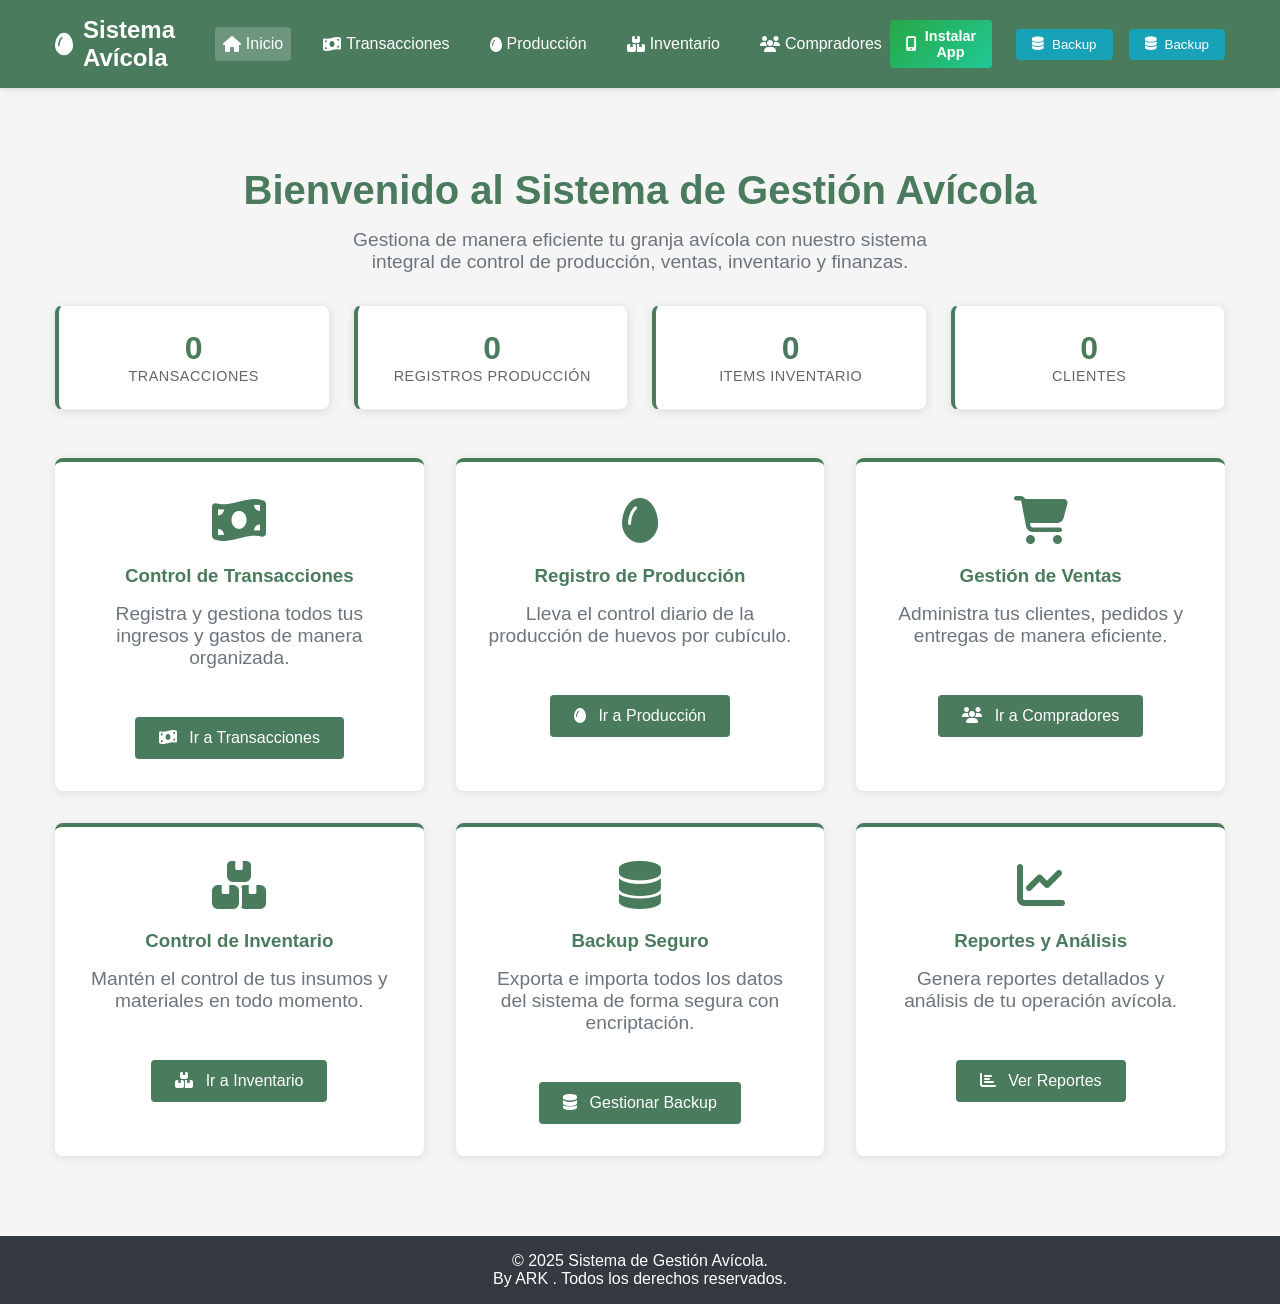
<file: index.html>
<!DOCTYPE html>
<html lang="es">
<head>
    <meta charset="UTF-8">
    <meta name="viewport" content="width=device-width, initial-scale=1.0">
    <title>Sistema de Gestión Avícola</title>
    <link rel="stylesheet" href="https://cdnjs.cloudflare.com/ajax/libs/font-awesome/6.4.0/css/all.min.css">
    
    <!-- PWA Meta Tags MEJORADAS -->
    <meta name="theme-color" content="#4a7b5d">
    <meta name="apple-mobile-web-app-capable" content="yes">
    <meta name="apple-mobile-web-app-status-bar-style" content="black-translucent">
    <meta name="apple-mobile-web-app-title" content="Avicola App">
    <meta name="mobile-web-app-capable" content="yes">
    <meta name="msapplication-TileColor" content="#4a7b5d">
    <meta name="msapplication-TileImage" content="/assets/icons/icon-144x144.png">
    <meta name="msapplication-config" content="/browserconfig.xml">

    <!-- Meta Tags para App Nativa -->
    <meta name="application-name" content="Sistema Avícola">
    <meta name="apple-mobile-web-app-title" content="AvicolaApp">

    <!-- Icons MEJORADAS -->
    <link rel="icon" type="image/png" sizes="192x192" href="/assets/icons/icon-192x192.png">
    <link rel="icon" type="image/png" sizes="512x512" href="/assets/icons/icon-512x512.png">
    <link rel="apple-touch-icon" sizes="180x180" href="/assets/icons/icon-180x180.png">
    <link rel="apple-touch-icon" sizes="167x167" href="/assets/icons/icon-167x167.png">
    <link rel="apple-touch-icon" sizes="152x152" href="/assets/icons/icon-152x152.png">
    <link rel="apple-touch-icon" sizes="120x120" href="/assets/icons/icon-120x120.png">

    <!-- Splash Screens para iOS -->
    <link rel="apple-touch-startup-image" href="/assets/splash/iphone5_splash.png" media="(device-width: 320px) and (device-height: 568px) and (-webkit-device-pixel-ratio: 2) and (orientation: portrait)">
    <link rel="apple-touch-startup-image" href="/assets/splash/iphone6_splash.png" media="(device-width: 375px) and (device-height: 667px) and (-webkit-device-pixel-ratio: 2) and (orientation: portrait)">
    <link rel="apple-touch-startup-image" href="/assets/splash/iphoneplus_splash.png" media="(device-width: 621px) and (device-height: 1104px) and (-webkit-device-pixel-ratio: 3) and (orientation: portrait)">
    <link rel="apple-touch-startup-image" href="/assets/splash/iphonex_splash.png" media="(device-width: 375px) and (device-height: 812px) and (-webkit-device-pixel-ratio: 3) and (orientation: portrait)">
    <link rel="apple-touch-startup-image" href="/assets/splash/iphonexr_splash.png" media="(device-width: 414px) and (device-height: 896px) and (-webkit-device-pixel-ratio: 2) and (orientation: portrait)">
    <link rel="apple-touch-startup-image" href="/assets/splash/iphonexsmax_splash.png" media="(device-width: 414px) and (device-height: 896px) and (-webkit-device-pixel-ratio: 3) and (orientation: portrait)">
    <link rel="apple-touch-startup-image" href="/assets/splash/ipad_splash.png" media="(device-width: 768px) and (device-height: 1024px) and (-webkit-device-pixel-ratio: 2) and (orientation: portrait)">
    <link rel="apple-touch-startup-image" href="/assets/splash/ipadpro1_splash.png" media="(device-width: 834px) and (device-height: 1112px) and (-webkit-device-pixel-ratio: 2) and (orientation: portrait)">
    <link rel="apple-touch-startup-image" href="/assets/splash/ipadpro3_splash.png" media="(device-width: 834px) and (device-height: 1194px) and (-webkit-device-pixel-ratio: 2) and (orientation: portrait)">
    <link rel="apple-touch-startup-image" href="/assets/splash/ipadpro2_splash.png" media="(device-width: 1024px) and (device-height: 1366px) and (-webkit-device-pixel-ratio: 2) and (orientation: portrait)">

    <!-- Manifest MEJORADO -->
    <link rel="manifest" href="/manifest.json" crossorigin="use-credentials">

    <!-- Estilos -->
    <link rel="stylesheet" href="styles/backup.css">
    <link rel="stylesheet" href="styles/mobile.css">
    
    <style>
        :root {
            --primary: #4a7b5d;
            --secondary: #d4a574;
            --light: #f8f9fa;
            --dark: #343a40;
            --success: #28a745;
            --danger: #dc3545;
            --info: #17a2b8;
            --warning: #ffc107;
        }
        
        * {
            margin: 0;
            padding: 0;
            box-sizing: border-box;
            font-family: 'Segoe UI', Tahoma, Geneva, Verdana, sans-serif;
        }
        
        body {
            background-color: #f5f5f5;
            color: var(--dark);
            min-height: 100vh;
            display: flex;
            flex-direction: column;
        }
        
        .container {
            max-width: 1200px;
            margin: 0 auto;
            padding: 0 15px;
        }
        
        header {
            background-color: var(--primary);
            color: white;
            padding: 1rem 0;
            box-shadow: 0 2px 5px rgba(0,0,0,0.1);
        }
        
        .header-content {
            display: flex;
            justify-content: space-between;
            align-items: center;
        }
        
        .logo {
            font-size: 1.5rem;
            font-weight: bold;
            display: flex;
            align-items: center;
        }
        
        .logo i {
            margin-right: 10px;
        }
        
        nav ul {
            display: flex;
            list-style: none;
        }
        
        nav li {
            margin-left: 1.5rem;
        }
        
        nav a {
            color: white;
            text-decoration: none;
            padding: 0.5rem;
            border-radius: 4px;
            transition: background-color 0.3s;
            display: flex;
            align-items: center;
        }
        
        nav a i {
            margin-right: 5px;
        }
        
        nav a:hover, nav a.active {
            background-color: rgba(255,255,255,0.2);
        }
        
        /* Botones del header */
        .header-buttons {
            display: flex;
            gap: 0.5rem;
            align-items: center;
        }
        
        .btn-install-header {
            background: linear-gradient(135deg, #28a745, #20c997);
            color: white;
            border: none;
            padding: 0.5rem 1rem;
            border-radius: 4px;
            cursor: pointer;
            display: flex;
            align-items: center;
            gap: 0.5rem;
            transition: all 0.3s ease;
            font-size: 0.9rem;
            font-weight: 600;
        }
        
        .btn-install-header:hover {
            background: linear-gradient(135deg, #218838, #1ea085);
            transform: translateY(-2px);
            box-shadow: 0 4px 12px rgba(40, 167, 69, 0.3);
        }
        
        .btn-backup-header {
            background-color: var(--info);
            color: white;
            border: none;
            padding: 0.5rem 1rem;
            border-radius: 4px;
            cursor: pointer;
            margin-left: 1rem;
            display: flex;
            align-items: center;
            gap: 0.5rem;
            transition: background-color 0.3s;
        }
        
        .btn-backup-header:hover {
            background-color: #138496;
        }
        
        main {
            flex: 1;
            padding: 2rem 0;
        }
        
        .welcome-section {
            text-align: center;
            padding: 3rem 0;
        }
        
        .welcome-section h1 {
            font-size: 2.5rem;
            margin-bottom: 1rem;
            color: var(--primary);
        }
        
        .welcome-section p {
            font-size: 1.2rem;
            color: #6c757d;
            max-width: 600px;
            margin: 0 auto 2rem;
        }
        
        .feature-grid {
            display: grid;
            grid-template-columns: repeat(auto-fit, minmax(300px, 1fr));
            gap: 2rem;
            margin-top: 3rem;
        }
        
        .feature-card {
            background: white;
            border-radius: 8px;
            padding: 2rem;
            text-align: center;
            box-shadow: 0 2px 10px rgba(0,0,0,0.1);
            transition: transform 0.3s;
            border-top: 4px solid var(--primary);
        }
        
        .feature-card:hover {
            transform: translateY(-5px);
        }
        
        .feature-icon {
            font-size: 3rem;
            color: var(--primary);
            margin-bottom: 1rem;
        }
        
        .feature-card h3 {
            margin-bottom: 1rem;
            color: var(--primary);
        }
        
        .btn {
            display: inline-block;
            background-color: var(--primary);
            color: white;
            padding: 0.75rem 1.5rem;
            border-radius: 4px;
            text-decoration: none;
            margin-top: 1rem;
            transition: background-color 0.3s;
            border: none;
            cursor: pointer;
            font-size: 1rem;
        }
        
        .btn:hover {
            background-color: #3a6a4a;
        }
        
        .btn i {
            margin-right: 0.5rem;
        }
        
        footer {
            background-color: var(--dark);
            color: white;
            text-align: center;
            padding: 1rem 0;
            margin-top: auto;
        }
        
        /* Estadísticas rápidas */
        .quick-stats {
            display: grid;
            grid-template-columns: repeat(auto-fit, minmax(200px, 1fr));
            gap: 1.5rem;
            margin: 2rem 0;
        }
        
        .stat-card {
            background: white;
            padding: 1.5rem;
            border-radius: 8px;
            text-align: center;
            box-shadow: 0 2px 10px rgba(0,0,0,0.1);
            border-left: 4px solid var(--primary);
        }
        
        .stat-number {
            font-size: 2rem;
            font-weight: bold;
            color: var(--primary);
            display: block;
        }
        
        .stat-label {
            color: #666;
            font-size: 0.9rem;
            margin-top: 0.5rem;
        }
        
        @media (max-width: 768px) {
            .header-content {
                flex-direction: column;
                text-align: center;
            }
            
            nav ul {
                margin-top: 1rem;
                justify-content: center;
                flex-wrap: wrap;
            }
            
            nav li {
                margin: 0.5rem;
            }
            
            .header-buttons {
                flex-direction: column;
                width: 100%;
                margin-top: 1rem;
            }
            
            .btn-install-header,
            .btn-backup-header {
                width: 100%;
                justify-content: center;
                margin: 0.25rem 0;
            }
            
            .welcome-section h1 {
                font-size: 2rem;
            }
            
            .feature-grid {
                grid-template-columns: 1fr;
            }
            
            .quick-stats {
                grid-template-columns: repeat(2, 1fr);
            }
        }
        
        @media (max-width: 480px) {
            .quick-stats {
                grid-template-columns: 1fr;
            }
            
            .welcome-section {
                padding: 2rem 0;
            }
            
            .welcome-section h1 {
                font-size: 1.75rem;
            }
        }
        
        /* Modal de Instalación PWA */
        .install-modal {
            display: none;
            position: fixed;
            bottom: 20px;
            left: 50%;
            transform: translateX(-50%);
            background: white;
            border-radius: 15px;
            box-shadow: 0 10px 40px rgba(0,0,0,0.3);
            z-index: 10000;
            max-width: 400px;
            width: 90%;
            animation: slideUpInstall 0.5s ease-out;
            border: 2px solid #4a7b5d;
        }
        
        @keyframes slideUpInstall {
            from {
                transform: translateX(-50%) translateY(100px);
                opacity: 0;
            }
            to {
                transform: translateX(-50%) translateY(0);
                opacity: 1;
            }
        }
        
        .install-modal-content {
            padding: 20px;
            text-align: center;
        }
        
        .install-icon {
            font-size: 3rem;
            color: #4a7b5d;
            margin-bottom: 10px;
        }
        
        .install-title {
            font-size: 1.3rem;
            font-weight: 600;
            color: #4a7b5d;
            margin-bottom: 8px;
        }
        
        .install-description {
            color: #666;
            margin-bottom: 20px;
            line-height: 1.4;
        }
        
        .install-buttons {
            display: flex;
            gap: 10px;
            justify-content: center;
        }
        
        .btn-install-modal {
            flex: 1;
            padding: 12px 20px;
            border: none;
            border-radius: 8px;
            font-weight: 600;
            cursor: pointer;
            transition: all 0.3s ease;
            font-size: 0.95rem;
        }
        
        .btn-install-primary {
            background: linear-gradient(135deg, #4a7b5d, #3a6a4a);
            color: white;
        }
        
        .btn-install-primary:hover {
            transform: translateY(-2px);
            box-shadow: 0 5px 15px rgba(74, 123, 93, 0.4);
        }
        
        .btn-install-secondary {
            background: #f8f9fa;
            color: #666;
            border: 1px solid #ddd;
        }
        
        .btn-install-secondary:hover {
            background: #e9ecef;
        }
        
        .install-benefits {
            background: #f8f9fa;
            padding: 15px;
            border-radius: 10px;
            margin-top: 15px;
            text-align: left;
        }
        
        .install-benefits h4 {
            margin: 0 0 8px 0;
            color: #4a7b5d;
            font-size: 0.9rem;
        }
        
        .install-benefits ul {
            margin: 0;
            padding-left: 20px;
            color: #666;
        }
        
        .install-benefits li {
            margin-bottom: 5px;
            font-size: 0.85rem;
        }
        
        /* Overlay para modal */
        .install-overlay {
            display: none;
            position: fixed;
            top: 0;
            left: 0;
            width: 100%;
            height: 100%;
            background: rgba(0,0,0,0.5);
            z-index: 9999;
        }
        
        /* Badge cuando está instalada */
        .installed-badge {
            position: fixed;
            top: 20px;
            right: 20px;
            background: #28a745;
            color: white;
            padding: 8px 15px;
            border-radius: 20px;
            font-size: 0.8rem;
            z-index: 10001;
            animation: fadeIn 0.5s ease;
        }
        
        @keyframes fadeIn {
            from { opacity: 0; transform: translateY(-20px); }
            to { opacity: 1; transform: translateY(0); }
        }
        
        /* Responsive */
        @media (max-width: 480px) {
            .install-modal {
                width: 95%;
                bottom: 10px;
            }
            
            .install-buttons {
                flex-direction: column;
            }
            
            .install-benefits {
                display: none;
            }
        }
    </style>
</head>
<body>
    <header>
        <div class="container">
            <div class="header-content">
                <div class="logo">
                    <i class="fas fa-egg"></i>
                    Sistema Avícola
                </div>
                <nav>
                    <ul>
                        <li><a href="index.html" class="active"><i class="fas fa-home"></i> Inicio</a></li>
                        <li><a href="transacciones.html"><i class="fas fa-money-bill-wave"></i> Transacciones</a></li>
                        <li><a href="produccion.html"><i class="fas fa-egg"></i> Producción</a></li>
                        <li><a href="inventario.html"><i class="fas fa-boxes"></i> Inventario</a></li>
                        <li><a href="compradores.html"><i class="fas fa-users"></i> Compradores</a></li>
                    </ul>
                </nav>
                
                <!-- BOTONES DEL HEADER - CORREGIDO -->
                <div class="header-buttons">
                    <!-- Botón de Instalación - VISIBLE POR DEFECTO -->
                    <button class="btn-install-header" id="headerInstallBtn">
                        <i class="fas fa-mobile-alt"></i> Instalar App
                    </button>
                    
                    <!-- Botón de Backup (existente) -->
                    <button class="btn-backup-header" onclick="abrirBackupAvicola()">
                        <i class="fas fa-database"></i> Backup
                    </button>
                </div>
            </div>
        </div>
    </header>

    <main>
        <div class="container">
            <section class="welcome-section">
                <h1>Bienvenido al Sistema de Gestión Avícola</h1>
                <p>Gestiona de manera eficiente tu granja avícola con nuestro sistema integral de control de producción, ventas, inventario y finanzas.</p>
                
                <!-- Estadísticas Rápidas -->
                <div class="quick-stats" id="quickStats">
                    <div class="stat-card">
                        <span class="stat-number" id="statTransacciones">0</span>
                        <span class="stat-label">Transacciones</span>
                    </div>
                    <div class="stat-card">
                        <span class="stat-number" id="statProduccion">0</span>
                        <span class="stat-label">Registros Producción</span>
                    </div>
                    <div class="stat-card">
                        <span class="stat-number" id="statInventario">0</span>
                        <span class="stat-label">Items Inventario</span>
                    </div>
                    <div class="stat-card">
                        <span class="stat-number" id="statClientes">0</span>
                        <span class="stat-label">Clientes</span>
                    </div>
                </div>
                
                <div class="feature-grid">
                    <div class="feature-card">
                        <div class="feature-icon">
                            <i class="fas fa-money-bill-wave"></i>
                        </div>
                        <h3>Control de Transacciones</h3>
                        <p>Registra y gestiona todos tus ingresos y gastos de manera organizada.</p>
                        <a href="transacciones.html" class="btn">
                            <i class="fas fa-money-bill-wave"></i> Ir a Transacciones
                        </a>
                    </div>
                    <div class="feature-card">
                        <div class="feature-icon">
                            <i class="fas fa-egg"></i>
                        </div>
                        <h3>Registro de Producción</h3>
                        <p>Lleva el control diario de la producción de huevos por cubículo.</p>
                        <a href="produccion.html" class="btn">
                            <i class="fas fa-egg"></i> Ir a Producción
                        </a>
                    </div>
                    <div class="feature-card">
                        <div class="feature-icon">
                            <i class="fas fa-shopping-cart"></i>
                        </div>
                        <h3>Gestión de Ventas</h3>
                        <p>Administra tus clientes, pedidos y entregas de manera eficiente.</p>
                        <a href="compradores.html" class="btn">
                            <i class="fas fa-users"></i> Ir a Compradores
                        </a>
                    </div>
                    <div class="feature-card">
                        <div class="feature-icon">
                            <i class="fas fa-boxes"></i>
                        </div>
                        <h3>Control de Inventario</h3>
                        <p>Mantén el control de tus insumos y materiales en todo momento.</p>
                        <a href="inventario.html" class="btn">
                            <i class="fas fa-boxes"></i> Ir a Inventario
                        </a>
                    </div>
                    <div class="feature-card">
                        <div class="feature-icon">
                            <i class="fas fa-database"></i>
                        </div>
                        <h3>Backup Seguro</h3>
                        <p>Exporta e importa todos los datos del sistema de forma segura con encriptación.</p>
                        <button onclick="abrirBackupAvicola()" class="btn">
                            <i class="fas fa-database"></i> Gestionar Backup
                        </button>
                    </div>
                    <div class="feature-card">
                        <div class="feature-icon">
                            <i class="fas fa-chart-line"></i>
                        </div>
                        <h3>Reportes y Análisis</h3>
                        <p>Genera reportes detallados y análisis de tu operación avícola.</p>
                        <button onclick="generarReporteGeneral()" class="btn">
                            <i class="fas fa-chart-bar"></i> Ver Reportes
                        </button>
                    </div>
                </div>
            </section>
        </div>
    </main>

    <footer>
        <div class="container">
            <p>&copy; 2025 Sistema de Gestión Avícola.</p>
            <p>By ARK . Todos los derechos reservados.</p>
        </div>
    </footer>

    <!-- Modal de Backup -->
    <div id="modalBackupAvicola" class="modal-backup">
        <div class="modal-backup-content">
            <div class="modal-backup-header">
                <div class="modal-backup-title">
                    <i class="fas fa-database"></i>
                    Sistema de Backup - Avícola
                </div>
                <button class="modal-backup-close">&times;</button>
            </div>
            <div class="modal-backup-body">
                <div id="backupAlerts"></div>
                
                <!-- Resumen de Datos -->
                <div class="backup-card">
                    <h3><i class="fas fa-chart-bar"></i> Resumen de Datos Actuales</h3>
                    <div id="resumenDatos" class="resumen-backup">
                        <!-- Resumen se cargará aquí -->
                    </div>
                    <button onclick="sistemaBackupUI.verificarIntegridad()" class="btn-backup btn-backup-info">
                        <i class="fas fa-shield-alt"></i> Verificar Integridad
                    </button>
                </div>
                
                <!-- Exportación -->
                <div class="backup-card">
                    <h3><i class="fas fa-file-export"></i> Exportar Datos</h3>
                    <p>Exporta todos los datos del sistema a un archivo JSON seguro para backup.</p>
                    
                    <div class="export-options">
                        <div class="option-group">
                            <input type="checkbox" id="comprimirExportacion">
                            <label for="comprimirExportacion">Comprimir archivo (reduce tamaño)</label>
                        </div>
                        <div class="option-group">
                            <input type="checkbox" id="incluirMetadata" checked>
                            <label for="incluirMetadata">Incluir metadata de seguridad</label>
                        </div>
                    </div>
                    
                    <button onclick="sistemaBackupUI.exportarDatos()" class="btn-backup btn-backup-primary">
                        <i class="fas fa-download"></i> Descargar Backup Completo
                    </button>
                </div>
                
                <!-- Importación -->
                <div class="backup-card">
                    <h3><i class="fas fa-file-import"></i> Importar Datos</h3>
                    <p>Restaura los datos del sistema desde un archivo JSON de backup.</p>
                    
                    <div class="warning-banner">
                        <i class="fas fa-exclamation-triangle"></i>
                        <div>
                            <strong>¡Advertencia!</strong> Esta acción sobrescribirá todos los datos actuales.
                            Se creará un backup automático antes de la importación.
                        </div>
                    </div>
                    
                    <div class="file-input-container">
                        <input type="file" id="archivoBackup" accept=".json" style="display: none;">
                        <button onclick="document.getElementById('archivoBackup').click()" class="btn-backup btn-backup-warning">
                            <i class="fas fa-folder-open"></i> Seleccionar Archivo
                        </button>
                        <span id="nombreArchivo" class="file-name">No se ha seleccionado ningún archivo</span>
                    </div>
                    
                    <button onclick="sistemaBackupUI.importarDatos()" id="btnImportar" class="btn-backup btn-backup-success" disabled>
                        <i class="fas fa-file-import"></i> Importar Datos
                    </button>
                </div>
                
                <!-- Herramientas Adicionales -->
                <div class="backup-card">
                    <h3><i class="fas fa-tools"></i> Herramientas</h3>
                    <div style="display: flex; gap: 0.5rem; flex-wrap: wrap;">
                        <button onclick="sistemaBackupUI.generarReporte()" class="btn-backup btn-backup-info">
                            <i class="fas fa-file-alt"></i> Generar Reporte
                        </button>
                        <button onclick="sistemaBackupUI.limpiarDatos()" class="btn-backup btn-backup-danger">
                            <i class="fas fa-broom"></i> Limpiar Datos
                        </button>
                    </div>
                </div>
            </div>
        </div>
    </div>

    <!-- Overlay para modal de instalación -->
    <div class="install-overlay" id="installOverlay"></div>

    <!-- Modal de Instalación PWA -->
    <div class="install-modal" id="installModal">
        <div class="install-modal-content">
            <div class="install-icon">
                <i class="fas fa-download"></i>
            </div>
            <h3 class="install-title">Instalar App Avícola</h3>
            <p class="install-description">
                Instala la aplicación para una experiencia mejorada: funciona offline, más rápida y como app nativa.
            </p>
            
            <div class="install-benefits">
                <h4>✅ Beneficios:</h4>
                <ul>
                    <li>Funciona sin conexión a internet</li>
                    <li>Acceso rápido desde tu pantalla de inicio</li>
                    <li>Notificaciones y actualizaciones automáticas</li>
                    <li>Experiencia como app nativa</li>
                </ul>
            </div>
            
            <div class="install-buttons">
                <button class="btn-install-modal btn-install-primary" onclick="installPWA()">
                    <i class="fas fa-download"></i> Instalar App
                </button>
                <button class="btn-install-modal btn-install-secondary" onclick="closeInstallModal()">
                    Ahora No
                </button>
            </div>
        </div>
    </div>

    <!-- Badge cuando está instalada -->
    <div class="installed-badge" id="installedBadge" style="display: none;">
        <i class="fas fa-check-circle"></i> App Instalada
    </div>

    <script>
        // =============================================
        // SISTEMA PRINCIPAL - FUNCIONES BÁSICAS
        // =============================================

        // Función para cargar estadísticas rápidas
        function cargarEstadisticasRapidas() {
            try {
                const transacciones = JSON.parse(localStorage.getItem('transactions')) || [];
                document.getElementById('statTransacciones').textContent = transacciones.length;

                const produccion = JSON.parse(localStorage.getItem('productionData')) || [];
                document.getElementById('statProduccion').textContent = produccion.length;

                const inventario = JSON.parse(localStorage.getItem('inventoryData')) || [];
                document.getElementById('statInventario').textContent = inventario.length;

                const opciones = JSON.parse(localStorage.getItem('transactionOptions')) || { customers: [] };
                document.getElementById('statClientes').textContent = opciones.customers ? opciones.customers.length : 0;

            } catch (error) {
                console.error('Error cargando estadísticas:', error);
            }
        }

        // Función para generar reporte general
        function generarReporteGeneral() {
            try {
                abrirBackupAvicola();
                setTimeout(() => {
                    const btnReporte = document.querySelector('.btn-backup-info');
                    if (btnReporte) {
                        btnReporte.click();
                    }
                }, 500);
            } catch (error) {
                alert('Para ver reportes detallados, use la opción "Generar Reporte" en el sistema de Backup.');
            }
        }

        // =============================================
        // SISTEMA DE INSTALACIÓN PWA - MEJORADO CON BOTÓN
        // =============================================

        let deferredPrompt = null;
        let isAppInstalled = false;
        let isOnline = navigator.onLine;

        // Mostrar/ocultar botón de instalación en header - MEJORADA
        function toggleInstallButton(show) {
            const installBtn = document.getElementById('headerInstallBtn');
            if (installBtn) {
                if (show === false) {
                    installBtn.style.display = 'none';
                    console.log('📱 Botón instalación: OCULTO');
                } else {
                    installBtn.style.display = 'flex';
                    console.log('📱 Botón instalación: VISIBLE');
                }
            }
        }

        // Función para mostrar/ocultar indicador offline
        function toggleOfflineIndicator(show) {
            let indicator = document.getElementById('offlineIndicator');
            
            if (!indicator && show) {
                // Crear indicador offline
                indicator = document.createElement('div');
                indicator.id = 'offlineIndicator';
                indicator.innerHTML = `
                    <div style="position: fixed; top: 0; left: 0; right: 0; background: #dc3545; color: white; padding: 10px; text-align: center; z-index: 10000; font-size: 14px;">
                        <i class="fas fa-wifi-slash"></i> Modo Offline - Los datos se guardarán localmente
                    </div>
                `;
                document.body.appendChild(indicator);
            } else if (indicator && !show) {
                indicator.remove();
            }
        }

        // Verificar si la PWA puede instalarse
        function checkPWARequirements() {
            const requirements = {
                serviceWorker: 'serviceWorker' in navigator,
                beforeInstallPrompt: 'BeforeInstallPromptEvent' in window,
                isStandalone: window.matchMedia('(display-mode: standalone)').matches,
                isIOS: /iPad|iPhone|iPod/.test(navigator.userAgent),
                isAndroid: /Android/.test(navigator.userAgent)
            };

            console.log('📋 Estado PWA:', requirements);
            return requirements;
        }

        // Mostrar modal de instalación
        function showInstallModal() {
            const modal = document.getElementById('installModal');
            const overlay = document.getElementById('installOverlay');

            if (modal && overlay && !isAppInstalled) {
                console.log('🔄 Mostrando modal de instalación...');
                modal.style.display = 'block';
                overlay.style.display = 'block';

                // Auto-cerrar después de 30 segundos
                setTimeout(() => {
                    if (modal.style.display === 'block') {
                        console.log('⏰ Auto-cerrando modal después de 30 segundos');
                        closeInstallModal();
                    }
                }, 30000);
            }
        }

        // Cerrar modal de instalación
        function closeInstallModal() {
            const modal = document.getElementById('installModal');
            const overlay = document.getElementById('installOverlay');

            if (modal && overlay) {
                modal.style.display = 'none';
                overlay.style.display = 'none';
                console.log('✅ Modal cerrado');
            }
        }

        // Instalar la PWA desde modal
        async function installPWA() {
            if (!deferredPrompt) {
                console.log('❌ No hay prompt disponible, mostrando instrucciones manuales');
                showManualInstructions();
                closeInstallModal();
                return;
            }

            try {
                console.log('🔄 Iniciando instalación desde modal...');
                
                // Mostrar el prompt de instalación nativo
                deferredPrompt.prompt();
                
                // Esperar a que el usuario responda
                const { outcome } = await deferredPrompt.userChoice;
                console.log(`✅ Usuario ${outcome} la instalación`);
                
                if (outcome === 'accepted') {
                    console.log('🎉 Usuario aceptó la instalación');
                    isAppInstalled = true;
                    showInstalledBadge();
                    toggleInstallButton(false);
                } else {
                    console.log('❌ Usuario rechazó la instalación');
                }
                
                // Limpiar la referencia
                deferredPrompt = null;
                closeInstallModal();
                
            } catch (error) {
                console.error('💥 Error durante la instalación:', error);
                showManualInstructions();
                closeInstallModal();
            }
        }

        // Instalar la PWA desde el botón del header
        async function installFromHeader() {
            if (!deferredPrompt) {
                console.log('❌ No hay prompt disponible, mostrando instrucciones manuales');
                showAppInstallInstructions();
                return;
            }

            try {
                console.log('📥 Iniciando instalación como App Nativa...');
                
                // Mostrar feedback visual
                showInstallationFeedback();
                
                // Disparar el prompt de instalación
                deferredPrompt.prompt();
                
                // Esperar la decisión del usuario
                const { outcome } = await deferredPrompt.userChoice;
                
                if (outcome === 'accepted') {
                    console.log('🎉 App instalada como aplicación nativa');
                    isAppInstalled = true;
                    showAppInstalledMessage();
                    toggleInstallButton(false);
                    
                    // Analytics o tracking de instalación
                    trackAppInstallation();
                } else {
                    console.log('❌ Usuario rechazó instalación como App');
                    showAlternativeInstallOptions();
                }
                
                deferredPrompt = null;
                
            } catch (error) {
                console.error('💥 Error en instalación:', error);
                showAppInstallInstructions();
            }
        }

        // Mostrar instrucciones específicas para instalación como App
        function showAppInstallInstructions() {
            const isIOS = /iPad|iPhone|iPod/.test(navigator.userAgent);
            const isAndroid = /Android/.test(navigator.userAgent);
            const isChrome = /Chrome/.test(navigator.userAgent);

            let instructions = '';

            if (isIOS) {
                instructions = `
📱 PARA INSTALAR COMO APP EN iOS:

1. Toca el botón COMPARTIR 📤 
2. Desplaza hacia ABAJO en el menú
3. Selecciona "AGREGAR A PANTALLA DE INICIO" 
4. Toca "AGREGAR" en la esquina superior derecha

✅ La app aparecerá en tu pantalla de inicio como una aplicación nativa.
                `;
            } else if (isAndroid && isChrome) {
                instructions = `
📱 PARA INSTALAR COMO APP EN ANDROID:

1. Toca el menú (⋮) en Chrome 
2. Selecciona "INSTALAR APLICACIÓN"
3. Confirma la instalación

✅ La app se instalará como una aplicación nativa en tu dispositivo.
                `;
            } else {
                instructions = `
💻 PARA INSTALAR COMO APP EN COMPUTADORA:

1. Haz clic en el ícono de "INSTALAR" en la barra de direcciones
2. Confirma la instalación cuando el navegador lo solicite

✅ La app se instalará como una aplicación independiente.
                `;
            }

            // Mostrar en modal elegante
            const modal = document.createElement('div');
            modal.style.cssText = `
                position: fixed;
                top: 0;
                left: 0;
                width: 100%;
                height: 100%;
                background: rgba(0,0,0,0.9);
                display: flex;
                align-items: center;
                justify-content: center;
                z-index: 10000;
                padding: 20px;
            `;
            
            modal.innerHTML = `
                <div style="background: white; padding: 30px; border-radius: 15px; max-width: 500px; width: 100%; text-align: center;">
                    <div style="font-size: 3rem; margin-bottom: 20px;">📱</div>
                    <h3 style="margin: 0 0 20px 0; color: #4a7b5d;">Instalar como Aplicación</h3>
                    <div style="background: #f8f9fa; padding: 20px; border-radius: 10px; text-align: left; font-size: 14px; line-height: 1.6; white-space: pre-line; margin-bottom: 20px;">
                        ${instructions}
                    </div>
                    <button onclick="this.closest('.app-install-modal').remove()" style="background: #4a7b5d; color: white; border: none; padding: 12px 30px; border-radius: 25px; cursor: pointer; font-size: 16px; font-weight: 600;">
                        Entendido
                    </button>
                </div>
            `;
            
            modal.className = 'app-install-modal';
            document.body.appendChild(modal);
        }

        // Mostrar instrucciones manuales
        function showManualInstructions() {
            const state = checkPWARequirements();
            let instructions = '';

            if (state.isIOS) {
                instructions = `
Para instalar en iPhone/iPad:
1. Toca el botón COMPARTIR 📤 (barra inferior)
2. Desplaza hacia abajo
3. Selecciona "AGREGAR A PANTALLA DE INICIO"
4. Toca "AGREGAR" en la esquina superior derecha
                `;
            } else if (state.isAndroid) {
                instructions = `
Para instalar en Android:
1. Toca el menú (⋮) en Chrome
2. Selecciona "AGREGAR A LA PANTALLA DE INICIO"
3. Confirma tocando "AGREGAR"
                `;
            } else {
                instructions = `
Para instalar en Computadora:
1. Haz clic en "INSTALAR" en la barra de direcciones
2. O ve a Configuración → Más herramientas → Crear acceso directo
                `;
            }

            // Mostrar en un modal más elegante
            const modal = document.createElement('div');
            modal.style.cssText = `
                position: fixed;
                top: 0;
                left: 0;
                width: 100%;
                height: 100%;
                background: rgba(0,0,0,0.8);
                display: flex;
                align-items: center;
                justify-content: center;
                z-index: 10000;
                padding: 20px;
            `;
            
            modal.innerHTML = `
                <div style="background: white; padding: 25px; border-radius: 12px; max-width: 500px; width: 100%; max-height: 80vh; overflow-y: auto;">
                    <div style="display: flex; justify-content: space-between; align-items: center; margin-bottom: 15px;">
                        <h3 style="margin: 0; color: #4a7b5d;">📱 Instrucciones de Instalación</h3>
                        <button onclick="this.closest('.install-instructions').remove()" style="background: none; border: none; font-size: 24px; cursor: pointer; color: #666;">×</button>
                    </div>
                    <div style="background: #f8f9fa; padding: 15px; border-radius: 8px; font-size: 14px; line-height: 1.5; white-space: pre-line;">
                        ${instructions}
                    </div>
                    <button onclick="this.closest('.install-instructions').remove()" style="background: #4a7b5d; color: white; border: none; padding: 12px 24px; border-radius: 6px; margin-top: 20px; width: 100%; cursor: pointer; font-size: 16px;">
                        Entendido
                    </button>
                </div>
            `;
            
            modal.className = 'install-instructions';
            document.body.appendChild(modal);
        }

        // Feedback durante la instalación
        function showInstallationFeedback() {
            // Puedes agregar un loader o mensaje de "Instalando..."
            console.log('🔄 Mostrando feedback de instalación...');
        }

        // Mensaje cuando se instala correctamente
        function showAppInstalledMessage() {
            if ('Notification' in window && Notification.permission === 'granted') {
                new Notification('✅ App Instalada', {
                    body: 'Sistema Avícola se ha instalado como aplicación nativa.',
                    icon: '/assets/icons/icon-192x192.png'
                });
            }
            
            // Mostrar badge visual
            showInstalledBadge();
        }

        // Track de instalación (opcional)
        function trackAppInstallation() {
            // Aquí puedes agregar analytics
            console.log('📊 Tracking de instalación de app');
            localStorage.setItem('appInstalled', new Date().toISOString());
        }

        function showAlternativeInstallOptions() {
            // Opciones alternativas si el usuario rechaza
            console.log('ℹ️ Mostrando opciones alternativas de instalación');
        }

        // Mostrar badge cuando está instalada
        function showInstalledBadge() {
            const badge = document.getElementById('installedBadge');
            if (badge) {
                badge.style.display = 'block';
                setTimeout(() => {
                    badge.style.display = 'none';
                }, 5000);
            }
        }

        // Verificar si ya está instalada - MEJORADA
        function checkIfInstalled() {
            let installed = false;

            // Método 1: Display mode standalone
            if (window.matchMedia('(display-mode: standalone)').matches) {
                console.log('✅ App ya está instalada (modo standalone)');
                installed = true;
            }

            // Método 2: Navigator standalone (iOS)
            if (window.navigator.standalone) {
                console.log('✅ App ya está instalada (navigator.standalone)');
                installed = true;
            }

            // Método 3: Verificar en localStorage
            if (localStorage.getItem('appInstalled')) {
                console.log('✅ App marcada como instalada en localStorage');
                installed = true;
            }

            if (installed) {
                isAppInstalled = true;
                showInstalledBadge();
                toggleInstallButton(false);
            } else {
                console.log('❌ App no está instalada');
                toggleInstallButton(true); // Mostrar botón si no está instalada
            }

            return installed;
        }

        // Configurar detectores de conexión
        function setupConnectionDetectors() {
            // Cuando se pierde conexión
            window.addEventListener('offline', () => {
                console.log('🌐 Conexión perdida - Modo offline activado');
                isOnline = false;
                toggleOfflineIndicator(true);
                
                // Mostrar notificación
                if ('Notification' in window && Notification.permission === 'granted') {
                    new Notification('Sistema Avícola - Modo Offline', {
                        body: 'Puedes seguir trabajando. Los datos se guardarán localmente.',
                        icon: '/assets/icons/icon-192x192.png'
                    });
                }
            });
            
            // Cuando se recupera conexión
            window.addEventListener('online', () => {
                console.log('✅ Conexión recuperada');
                isOnline = true;
                toggleOfflineIndicator(false);
                updateLastSync();
                
                // Sincronizar datos pendientes si es necesario
                syncPendingData();
            });
            
            // Estado inicial
            if (!isOnline) {
                toggleOfflineIndicator(true);
            }
        }

        // Función para guardar timestamp de última sincronización
        function updateLastSync() {
            localStorage.setItem('lastSync', new Date().toISOString());
            console.log('✅ Última sincronización actualizada');
        }

        // Función para sincronizar datos pendientes (puedes expandirla)
        function syncPendingData() {
            console.log('🔄 Sincronizando datos pendientes...');
            // Aquí puedes agregar lógica para sincronizar datos
            // con un servidor cuando se recupere la conexión
            
            // Por ahora, simplemente actualizamos el timestamp
            updateLastSync();
        }

        // Registrar Service Worker con manejo de errores mejorado
        function registerServiceWorker() {
            if ('serviceWorker' in navigator) {
                navigator.serviceWorker.register('/sw.js')
                    .then(function(registration) {
                        console.log('✅ ServiceWorker registrado:', registration.scope);
                        
                        // Verificar si hay una nueva versión
                        registration.addEventListener('updatefound', () => {
                            const newWorker = registration.installing;
                            console.log('🔄 Nueva versión del Service Worker encontrada');
                            
                            newWorker.addEventListener('statechange', () => {
                                if (newWorker.state === 'installed' && navigator.serviceWorker.controller) {
                                    console.log('🆕 Nueva versión disponible. Recarga para actualizar.');
                                    // Puedes mostrar un banner al usuario para recargar
                                }
                            });
                        });
                    })
                    .catch(function(error) {
                        console.log('❌ Error ServiceWorker:', error);
                        // El sistema seguirá funcionando sin Service Worker
                    });
            } else {
                console.log('❌ Service Worker no soportado');
            }
        }

        // =============================================
        // INICIALIZACIÓN PRINCIPAL - MEJORADA
        // =============================================

        document.addEventListener('DOMContentLoaded', function() {
            console.log('🚀 Iniciando Sistema Avícola...');

            // 1. Sistema básico
            cargarEstadisticasRapidas();

            // 2. Service Worker - IMPORTANTE: Registrar primero
            registerServiceWorker();

            // 3. Detección de conexión
            setupConnectionDetectors();

            // 4. Verificar si ya está instalada
            const alreadyInstalled = checkIfInstalled();
            
            // 5. MOSTRAR BOTÓN DE INSTALACIÓN POR DEFECTO (a menos que ya esté instalada)
            if (!alreadyInstalled) {
                toggleInstallButton(true);
            }

            // 6. Configurar eventos de instalación PWA
            window.addEventListener('beforeinstallprompt', (e) => {
                console.log('🎯 Evento de instalación como App disparado!');
                e.preventDefault();
                deferredPrompt = e;
                
                // Asegurar que el botón esté visible
                if (!isAppInstalled) {
                    toggleInstallButton(true);
                }
                
                // MOSTRAR MODAL automáticamente después de 3 segundos
                if (!isAppInstalled) {
                    console.log('📱 Mostrando modal en 3 segundos...');
                    setTimeout(() => {
                        showInstallModal();
                    }, 3000);
                }
            });

            // Cuando la app se instala
            window.addEventListener('appinstalled', (evt) => {
                console.log('🎉 ¡App instalada correctamente!');
                isAppInstalled = true;
                showInstalledBadge();
                toggleInstallButton(false);
                closeInstallModal();
            });

            // 7. Configurar botón de instalación del header
            const headerInstallBtn = document.getElementById('headerInstallBtn');
            if (headerInstallBtn) {
                headerInstallBtn.addEventListener('click', installFromHeader);
                console.log('✅ Botón de instalación configurado');
            }

            // 8. Mensaje de bienvenida
            const primeraVisita = !localStorage.getItem('transactions') && 
                                !localStorage.getItem('productionData');

            if (primeraVisita) {
                setTimeout(() => {
                    if (confirm('¡Bienvenido al Sistema Avícola!\n\n¿Desea ver el sistema de Backup?')) {
                        abrirBackupAvicola();
                    }
                }, 1000);
            }

            // Actualizar estadísticas periódicamente
            setInterval(cargarEstadisticasRapidas, 30000);

            console.log('🔧 Sistema completamente inicializado');
        });

        // =============================================
        // FUNCIONES GLOBALES PARA DEBUG Y TESTING
        // =============================================

        // Forzar mostrar el modal (para testing)
        window.forceShowInstallModal = function() {
            console.log('🔧 Forzando mostrar modal...');
            showInstallModal();
        };

        // Forzar mostrar botón de instalación (para testing)
        window.forceShowInstallButton = function() {
            console.log('🔧 Forzando mostrar botón...');
            toggleInstallButton(true);
        };

        // Mostrar estado PWA
        window.showPWAStatus = function() {
            const state = checkPWARequirements();
            const status = `Estado PWA:
✅ Service Worker: ${state.serviceWorker}
✅ Prompt Disponible: ${deferredPrompt ? 'SÍ' : 'NO'}  
✅ App Instalada: ${isAppInstalled}
🌐 Conexión: ${isOnline ? 'ONLINE' : 'OFFLINE'}
📱 Dispositivo: ${state.isIOS ? 'iOS' : state.isAndroid ? 'Android' : 'Desktop'}
🖥️ User Agent: ${navigator.userAgent}`;
            console.log('📊 Estado PWA:', status);
            alert(status);
        };

        // Resetear estado de instalación (para testing)
        window.resetInstallState = function() {
            isAppInstalled = false;
            deferredPrompt = null;
            toggleInstallButton(false);
            console.log('🔄 Estado de instalación reseteado');
            alert('Estado reseteado. El botón y modal aparecerán cuando esté disponible.');
        };

        // Simular evento beforeinstallprompt (para testing)
        window.simulateInstallPrompt = function() {
            console.log('🎯 Simulando beforeinstallprompt...');
            const event = new Event('beforeinstallprompt');
            event.preventDefault = function() { console.log('preventDefault llamado'); };
            event.prompt = function() {
                console.log('prompt llamado');
                return Promise.resolve({ outcome: 'accepted' });
            };
            window.dispatchEvent(event);
        };

        // Hacer funciones globales
        window.installFromHeader = installFromHeader;
        window.installPWA = installPWA;
        window.closeInstallModal = closeInstallModal;
    </script>

    <!-- Script para verificar botones al cargar -->
    <script>
        // Verificar que los botones estén correctamente configurados al cargar
        window.addEventListener('load', function() {
            const installBtn = document.getElementById('headerInstallBtn');
            const backupBtn = document.querySelector('.btn-backup-header');
            
            if (installBtn && backupBtn) {
                console.log('🔧 Verificación de botones:');
                console.log('- Botón Instalación:', installBtn.style.display);
                console.log('- Botón Backup:', backupBtn.style.display);
                
                // Asegurar que ambos botones sean visibles
                if (installBtn.style.display === 'none') {
                    console.log('⚠️ Botón instalación estaba oculto, mostrando...');
                    installBtn.style.display = 'flex';
                }
            }
        });
    </script>

    <!-- Scripts externos -->
    <script src="js/exportador.js"></script>
    <script src="js/main.js"></script>
</body>
</html>
</file>
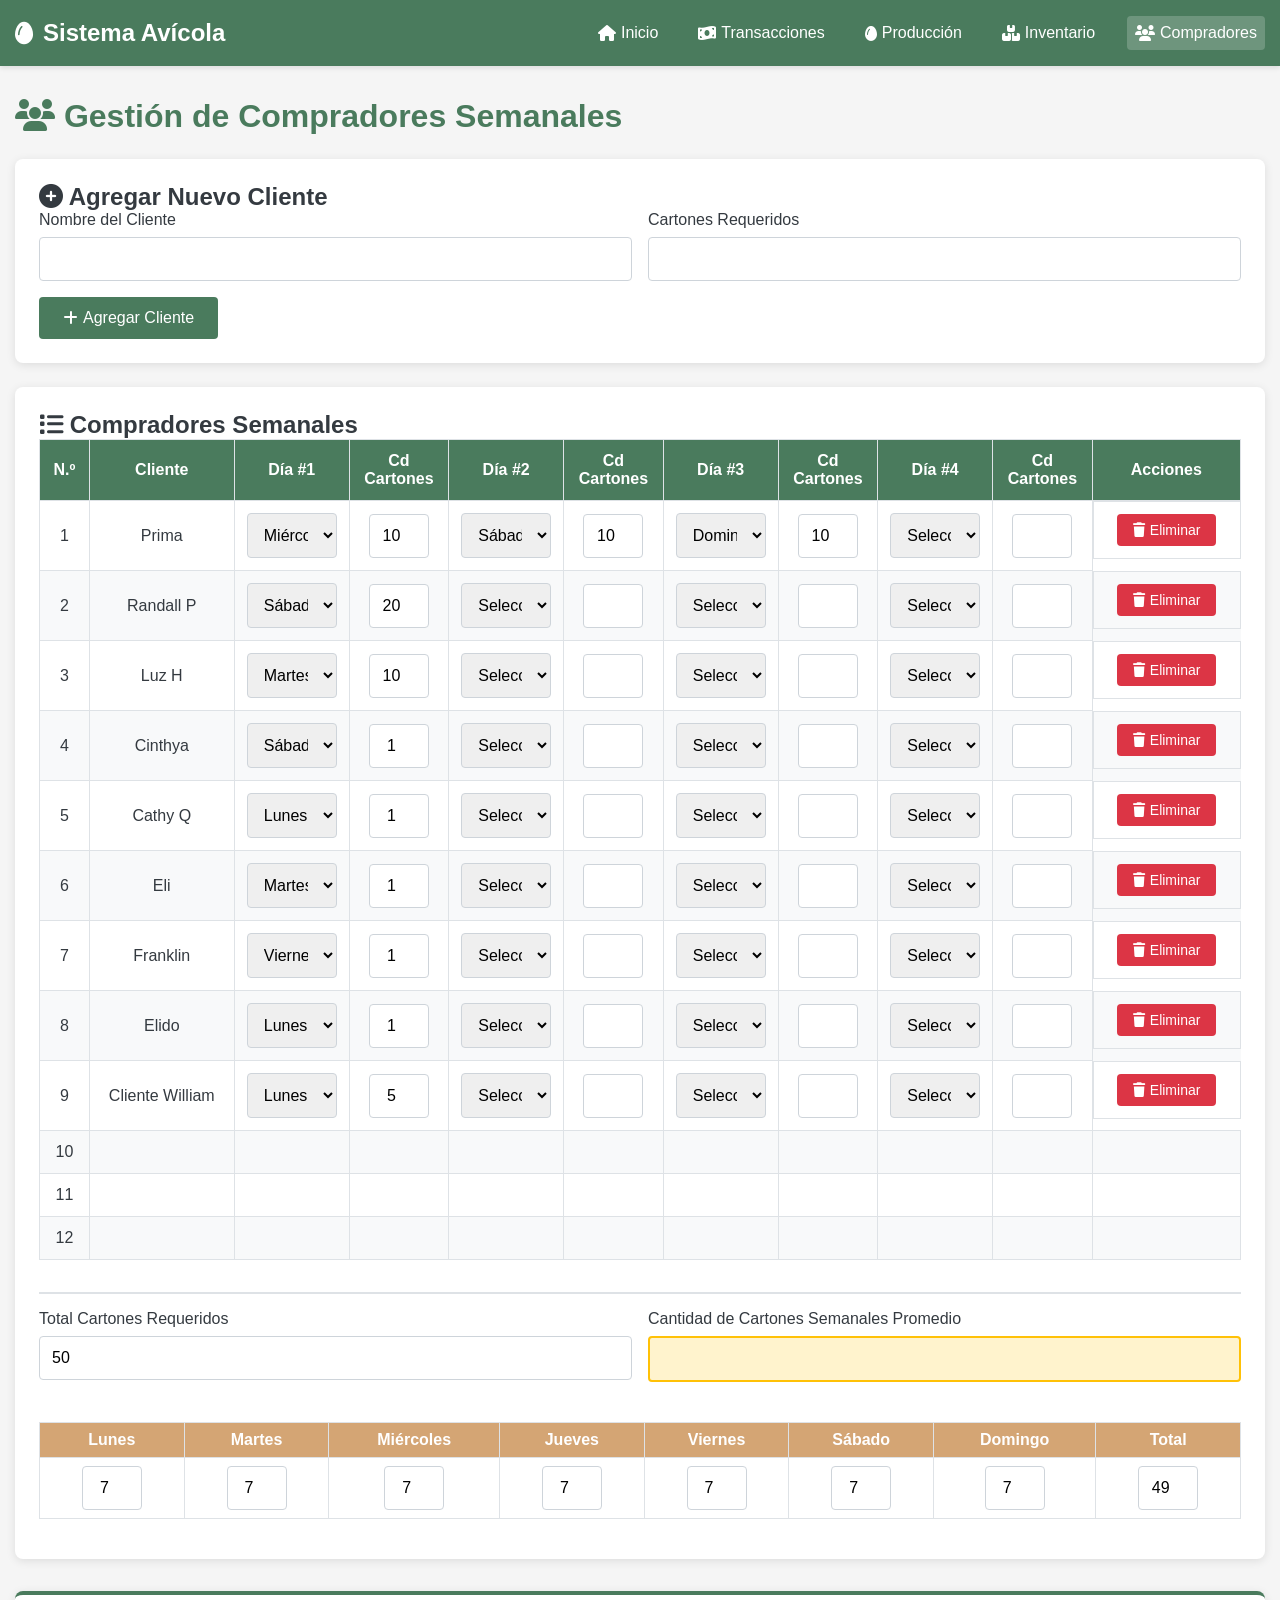
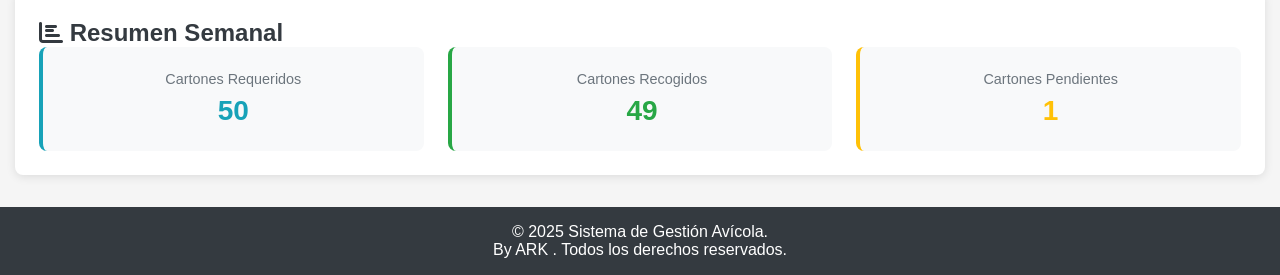
<file: compradores.html>
<!DOCTYPE html>
<html lang="es">
<head>
    <meta charset="UTF-8">
    <meta name="viewport" content="width=device-width, initial-scale=1.0">
    <title>Compradores Semanales - Sistema Avícola</title>
    <link rel="stylesheet" href="https://cdnjs.cloudflare.com/ajax/libs/font-awesome/6.4.0/css/all.min.css">
    <link rel="shortcut icon" href="assets\icons\ARK.png"> <!--===== Logo en nombre de pagina ===== -->

    <style>
        :root {
            --primary: #4a7b5d;
            --secondary: #d4a574;
            --light: #f8f9fa;
            --dark: #343a40;
            --success: #28a745;
            --danger: #dc3545;
            --info: #17a2b8;
            --warning: #ffc107;
        }
        
        * {
            margin: 0;
            padding: 0;
            box-sizing: border-box;
            font-family: 'Segoe UI', Tahoma, Geneva, Verdana, sans-serif;
        }
        
        body {
            background-color: #f5f5f5;
            color: var(--dark);
            min-height: 100vh;
            display: flex;
            flex-direction: column;
        }
        
        .container {
            max-width: 1400px;
            margin: 0 auto;
            padding: 0 15px;
        }
        
        header {
            background-color: var(--primary);
            color: white;
            padding: 1rem 0;
            box-shadow: 0 2px 5px rgba(0,0,0,0.1);
        }
        
        .header-content {
            display: flex;
            justify-content: space-between;
            align-items: center;
        }
        
        .logo {
            font-size: 1.5rem;
            font-weight: bold;
            display: flex;
            align-items: center;
        }
        
        .logo i {
            margin-right: 10px;
        }
        
        nav ul {
            display: flex;
            list-style: none;
        }
        
        nav li {
            margin-left: 1.5rem;
        }
        
        nav a {
            color: white;
            text-decoration: none;
            padding: 0.5rem;
            border-radius: 4px;
            transition: background-color 0.3s;
            display: flex;
            align-items: center;
        }
        
        nav a i {
            margin-right: 5px;
        }
        
        nav a:hover, nav a.active {
            background-color: rgba(255,255,255,0.2);
        }
        
        main {
            padding: 2rem 0;
            flex: 1;
        }
        
        h1 {
            margin-bottom: 1.5rem;
            color: var(--primary);
        }
        
        .card {
            background-color: white;
            border-radius: 8px;
            box-shadow: 0 2px 10px rgba(0,0,0,0.1);
            padding: 1.5rem;
            margin-bottom: 1.5rem;
        }
        
        .form-group {
            margin-bottom: 1rem;
        }
        
        label {
            display: block;
            margin-bottom: 0.5rem;
            font-weight: 500;
        }
        
        input, select, textarea {
            width: 100%;
            padding: 0.75rem;
            border: 1px solid #ced4da;
            border-radius: 4px;
            font-size: 1rem;
        }
        
        button {
            background-color: var(--primary);
            color: white;
            border: none;
            padding: 0.75rem 1.5rem;
            border-radius: 4px;
            cursor: pointer;
            font-size: 1rem;
            transition: background-color 0.3s;
            display: inline-flex;
            align-items: center;
            justify-content: center;
        }
        
        button i {
            margin-right: 5px;
        }
        
        button:hover {
            background-color: #3a6a4a;
        }
        
        table {
            width: 100%;
            border-collapse: collapse;
            margin-bottom: 1rem;
        }
        
        th, td {
            padding: 0.75rem;
            text-align: center;
            border: 1px solid #dee2e6;
        }
        
        th {
            background-color: var(--primary);
            color: white;
        }
        
        tr:nth-child(even) {
            background-color: #f8f9fa;
        }
        
        .actions {
            display: flex;
            gap: 0.5rem;
            justify-content: center;
        }
        
        .btn-danger {
            background-color: var(--danger);
        }
        
        .btn-danger:hover {
            background-color: #c82333;
        }
        
        .btn-info {
            background-color: var(--info);
        }
        
        .btn-info:hover {
            background-color: #138496;
        }
        
        .btn-warning {
            background-color: var(--warning);
            color: var(--dark);
        }
        
        .btn-warning:hover {
            background-color: #e0a800;
        }
        
        .btn-sm {
            padding: 0.5rem 1rem;
            font-size: 0.875rem;
        }
        
        .form-row {
            display: flex;
            gap: 1rem;
        }
        
        .form-row .form-group {
            flex: 1;
        }
        
        .totals-section {
            background-color: white;
            border-radius: 8px;
            box-shadow: 0 2px 10px rgba(0,0,0,0.1);
            padding: 1.5rem;
            margin-top: 2rem;
            border-top: 4px solid var(--primary);
        }
        
        .totals-grid {
            display: grid;
            grid-template-columns: repeat(auto-fit, minmax(250px, 1fr));
            gap: 1.5rem;
        }
        
        .total-card {
            text-align: center;
            padding: 1.5rem;
            border-radius: 8px;
            background-color: #f8f9fa;
        }
        
        .total-card.required {
            border-left: 4px solid var(--info);
        }
        
        .total-card.collected {
            border-left: 4px solid var(--success);
        }
        
        .total-card.pending {
            border-left: 4px solid var(--warning);
        }
        
        .total-label {
            font-size: 0.9rem;
            color: #6c757d;
            margin-bottom: 0.5rem;
            font-weight: 500;
        }
        
        .total-value {
            font-size: 1.75rem;
            font-weight: bold;
        }
        
        .total-required {
            color: var(--info);
        }
        
        .total-collected {
            color: var(--success);
        }
        
        .total-pending {
            color: var(--warning);
        }
        
        .carton-input {
            width: 60px;
            text-align: center;
        }
        
        .day-column {
            width: 120px;
        }
        
        .client-column {
            width: 150px;
        }
        
        .number-column {
            width: 50px;
        }
        
        .carton-column {
            width: 100px;
        }
        
        .actions-column {
            width: 150px;
        }
        
        .summary-table {
            margin-top: 1.5rem;
            width: 100%;
        }
        
        .summary-table th, .summary-table td {
            text-align: center;
            padding: 0.5rem;
        }
        
        .summary-table th {
            background-color: var(--secondary);
        }
        
        .week-summary {
            margin-top: 2rem;
            padding-top: 1rem;
            border-top: 2px solid #dee2e6;
        }
        
        .editable-average {
            background-color: #fff3cd !important;
            border: 2px solid var(--warning) !important;
        }
        
        footer {
            background-color: var(--dark);
            color: white;
            text-align: center;
            padding: 1rem 0;
            margin-top: auto;
        }
        
        @media (max-width: 768px) {
            .header-content {
                flex-direction: column;
                text-align: center;
            }
            
            nav ul {
                margin-top: 1rem;
                justify-content: center;
                flex-wrap: wrap;
            }
            
            nav li {
                margin: 0.5rem;
            }
            
            .form-row {
                flex-direction: column;
                gap: 0;
            }
            
            .totals-grid {
                grid-template-columns: 1fr;
            }
            
            .table-container {
                overflow-x: auto;
            }
            
            table {
                font-size: 0.8rem;
            }
            
            th, td {
                padding: 0.5rem 0.25rem;
            }
            
            .carton-input {
                width: 50px;
            }
        }
    </style>
</head>
<body>
    <header>
        <div class="container">
            <div class="header-content">
                <div class="logo">
                    <i class="fas fa-egg"></i>
                    Sistema Avícola
                </div>
                <nav>
                    <ul>
                        <li><a href="index.html"><i class="fas fa-home"></i> Inicio</a></li>
                        <li><a href="transacciones.html"><i class="fas fa-money-bill-wave"></i> Transacciones</a></li>
                        <li><a href="produccion.html"><i class="fas fa-egg"></i> Producción</a></li>
                        <li><a href="inventario.html"><i class="fas fa-boxes"></i> Inventario</a></li>
                        <li><a href="compradores.html" class="active"><i class="fas fa-users"></i> Compradores</a></li>
                    </ul>
                </nav>
            </div>
        </div>
    </header>
    
    <main>
        <div class="container">
            <h1><i class="fas fa-users"></i> Gestión de Compradores Semanales</h1>
            
            <div class="card">
                <h2><i class="fas fa-plus-circle"></i> Agregar Nuevo Cliente</h2>
                <form id="client-form">
                    <div class="form-row">
                        <div class="form-group">
                            <label for="client-name">Nombre del Cliente</label>
                            <input type="text" id="client-name" required>
                        </div>
                        <div class="form-group">
                            <label for="client-cartons">Cartones Requeridos</label>
                            <input type="number" id="client-cartons" min="1" required>
                        </div>
                    </div>
                    <button type="submit"><i class="fas fa-plus"></i> Agregar Cliente</button>
                </form>
            </div>
            
            <div class="card">
                <h2><i class="fas fa-list"></i> Compradores Semanales</h2>
                <div class="table-container">
                    <table id="buyers-table">
                        <thead>
                            <tr>
                                <th class="number-column">N.º</th>
                                <th class="client-column">Cliente</th>
                                <th class="day-column">Día #1</th>
                                <th class="carton-column">Cd Cartones</th>
                                <th class="day-column">Día #2</th>
                                <th class="carton-column">Cd Cartones</th>
                                <th class="day-column">Día #3</th>
                                <th class="carton-column">Cd Cartones</th>
                                <th class="day-column">Día #4</th>
                                <th class="carton-column">Cd Cartones</th>
                                <th class="actions-column">Acciones</th>
                            </tr>
                        </thead>
                        <tbody id="buyers-body">
                            <!-- Los compradores se cargarán aquí -->
                        </tbody>
                    </table>
                </div>
                
                <div class="week-summary">
                    <div class="form-row">
                        <div class="form-group">
                            <label for="total-cartons">Total Cartones Requeridos</label>
                            <input type="number" id="total-cartons" readonly>
                        </div>
                        <div class="form-group">
                            <label for="average-cartons">Cantidad de Cartones Semanales Promedio</label>
                            <input type="number" id="average-cartons" class="editable-average" min="0">
                        </div>
                    </div>
                    
                    <table class="summary-table">
                        <thead>
                            <tr>
                                <th>Lunes</th>
                                <th>Martes</th>
                                <th>Miércoles</th>
                                <th>Jueves</th>
                                <th>Viernes</th>
                                <th>Sábado</th>
                                <th>Domingo</th>
                                <th>Total</th>
                            </tr>
                        </thead>
                        <tbody>
                            <tr>
                                <td><input type="number" class="carton-input day-carton" id="monday-cartons" value="7" min="0"></td>
                                <td><input type="number" class="carton-input day-carton" id="tuesday-cartons" value="7" min="0"></td>
                                <td><input type="number" class="carton-input day-carton" id="wednesday-cartons" value="7" min="0"></td>
                                <td><input type="number" class="carton-input day-carton" id="thursday-cartons" value="7" min="0"></td>
                                <td><input type="number" class="carton-input day-carton" id="friday-cartons" value="7" min="0"></td>
                                <td><input type="number" class="carton-input day-carton" id="saturday-cartons" value="7" min="0"></td>
                                <td><input type="number" class="carton-input day-carton" id="sunday-cartons" value="7" min="0"></td>
                                <td><input type="number" class="carton-input" id="weekly-total" readonly></td>
                            </tr>
                        </tbody>
                    </table>
                </div>
            </div>

            <!-- Sección de Totales -->
            <div class="totals-section">
                <h2><i class="fas fa-chart-bar"></i> Resumen Semanal</h2>
                <div class="totals-grid">
                    <div class="total-card required">
                        <div class="total-label">Cartones Requeridos</div>
                        <div class="total-value total-required" id="total-required">0</div>
                    </div>
                    <div class="total-card collected">
                        <div class="total-label">Cartones Recogidos</div>
                        <div class="total-value total-collected" id="total-collected">0</div>
                    </div>
                    <div class="total-card pending">
                        <div class="total-label">Cartones Pendientes</div>
                        <div class="total-value total-pending" id="total-pending">0</div>
                    </div>
                </div>
            </div>
        </div>
    </main>
    
    <footer>
        <div class="container">
            <p>&copy; 2025 Sistema de Gestión Avícola.</p>
            <p>By ARK . Todos los derechos reservados.</p>
        </div>
    </footer>

    <script>
        // Datos de ejemplo
        let buyers = JSON.parse(localStorage.getItem('buyers')) || [
            { 
                id: 1, 
                name: 'Prima', 
                requiredCartons: 10,
                days: [
                    { day: 'Miercoles', cartons: 10 },
                    { day: 'Sabado', cartons: 10 },
                    { day: 'Domingo', cartons: 10 }
                ]
            },
            { 
                id: 2, 
                name: 'Randall P', 
                requiredCartons: 20,
                days: [
                    { day: 'Sabado', cartons: 20 }
                ]
            },
            { 
                id: 3, 
                name: 'Luz H', 
                requiredCartons: 10,
                days: [
                    { day: 'Martes', cartons: 10 }
                ]
            },
            { 
                id: 4, 
                name: 'Cinthya', 
                requiredCartons: 1,
                days: [
                    { day: 'Sabado', cartons: 1 }
                ]
            },
            { 
                id: 5, 
                name: 'Cathy Q', 
                requiredCartons: 1,
                days: [
                    { day: 'Lunes', cartons: 1 }
                ]
            },
            { 
                id: 6, 
                name: 'Eli', 
                requiredCartons: 1,
                days: [
                    { day: 'Martes', cartons: 1 }
                ]
            },
            { 
                id: 7, 
                name: 'Franklin', 
                requiredCartons: 1,
                days: [
                    { day: 'Viernes', cartons: 1 }
                ]
            },
            { 
                id: 8, 
                name: 'Elido', 
                requiredCartons: 1,
                days: [
                    { day: 'Lunes', cartons: 1 }
                ]
            },
            { 
                id: 9, 
                name: 'Cliente William', 
                requiredCartons: 5,
                days: [
                    { day: 'Lunes', cartons: 5 }
                ]
            }
        ];

        // Variable para almacenar el promedio semanal
        let weeklyAverage = 7;

        // Función para guardar datos en localStorage
        function saveData() {
            localStorage.setItem('buyers', JSON.stringify(buyers));
            localStorage.setItem('weeklyAverage', weeklyAverage.toString());
        }

        // Función para mostrar alerta
        function showAlert(message, type = 'success') {
            const alert = document.createElement('div');
            alert.className = `alert alert-${type}`;
            alert.textContent = message;
            alert.style.cssText = `
                padding: 0.75rem 1.25rem;
                margin-bottom: 1rem;
                border: 1px solid transparent;
                border-radius: 4px;
                color: ${type === 'success' ? '#155724' : '#721c24'};
                background-color: ${type === 'success' ? '#d4edda' : '#f8d7da'};
                border-color: ${type === 'success' ? '#c3e6cb' : '#f5c6cb'};
            `;
            document.querySelector('main .container').insertBefore(alert, document.querySelector('.card'));
            
            setTimeout(() => {
                alert.remove();
            }, 3000);
        }

        // Función para actualizar todos los días con el promedio
        function updateAllDaysWithAverage() {
            const dayInputs = document.querySelectorAll('.day-carton');
            dayInputs.forEach(input => {
                input.value = weeklyAverage;
            });
            updateWeeklyTotal();
        }

        // Función para actualizar el total semanal
        function updateWeeklyTotal() {
            const dayInputs = [
                'monday-cartons', 'tuesday-cartons', 'wednesday-cartons',
                'thursday-cartons', 'friday-cartons', 'saturday-cartons', 'sunday-cartons'
            ];
            
            const total = dayInputs.reduce((sum, inputId) => {
                return sum + parseInt(document.getElementById(inputId).value || 0);
            }, 0);
            document.getElementById('weekly-total').value = total;
            
            // Actualizar Cartones Recogidos en el resumen semanal
            document.getElementById('total-collected').textContent = total;
            
            // Recalcular Cartones Pendientes
            const totalRequired = parseInt(document.getElementById('total-required').textContent) || 0;
            const totalPending = totalRequired - total;
            document.getElementById('total-pending').textContent = totalPending > 0 ? totalPending : 0;
        }

        // Función para calcular totales
        function calculateTotals() {
            // Total de cartones requeridos
            const totalRequired = buyers.reduce((sum, buyer) => sum + buyer.requiredCartons, 0);
            
            // Actualizar los elementos en el DOM
            document.getElementById('total-required').textContent = totalRequired;
            
            // Actualizar total de cartones requeridos
            document.getElementById('total-cartons').value = totalRequired;
            
            // Actualizar promedio semanal si no se ha modificado manualmente
            if (document.getElementById('average-cartons').value === '7') {
                const calculatedAverage = Math.ceil(totalRequired / 7);
                weeklyAverage = calculatedAverage;
                document.getElementById('average-cartons').value = calculatedAverage;
                updateAllDaysWithAverage();
            } else {
                // Si ya se modificó manualmente, mantener el valor y actualizar los días
                updateAllDaysWithAverage();
            }
            
            saveData();
            return { totalRequired };
        }

        // Función para agregar comprador
        function addBuyer(buyer) {
            buyer.id = buyers.length > 0 ? Math.max(...buyers.map(b => b.id)) + 1 : 1;
            buyer.days = [];
            buyers.push(buyer);
            saveData();
            renderBuyers();
            calculateTotals();
            showAlert('Cliente agregado exitosamente');
        }

        // Función para eliminar comprador
        function deleteBuyer(id) {
            if (confirm('¿Está seguro de que desea eliminar este cliente?')) {
                buyers = buyers.filter(b => b.id !== id);
                saveData();
                renderBuyers();
                calculateTotals();
                showAlert('Cliente eliminado exitosamente');
            }
        }

        // Función para actualizar día de entrega
        function updateDeliveryDay(buyerId, dayIndex, day, cartons) {
            const buyer = buyers.find(b => b.id === buyerId);
            if (!buyer) return;
            
            // Si el día ya existe, actualizarlo
            if (buyer.days[dayIndex]) {
                buyer.days[dayIndex].day = day;
                buyer.days[dayIndex].cartons = parseInt(cartons) || 0;
            } else {
                // Si no existe, agregarlo
                buyer.days[dayIndex] = { day, cartons: parseInt(cartons) || 0 };
            }
            
            saveData();
            // No actualizamos calculateTotals() aquí para no interferir con el promedio semanal
        }

        // Función para renderizar compradores
        function renderBuyers() {
            const tableBody = document.getElementById('buyers-body');
            tableBody.innerHTML = '';
            
            buyers.forEach((buyer, index) => {
                const row = document.createElement('tr');
                
                // Crear celdas para cada día (hasta 4 días)
                let daysHtml = '';
                for (let i = 0; i < 4; i++) {
                    const dayData = buyer.days[i] || { day: '', cartons: '' };
                    daysHtml += `
                        <td>
                            <select onchange="updateDeliveryDay(${buyer.id}, ${i}, this.value, document.getElementById('cartons-${buyer.id}-${i}').value)">
                                <option value="">Seleccione</option>
                                <option value="Lunes" ${dayData.day === 'Lunes' ? 'selected' : ''}>Lunes</option>
                                <option value="Martes" ${dayData.day === 'Martes' ? 'selected' : ''}>Martes</option>
                                <option value="Miercoles" ${dayData.day === 'Miercoles' ? 'selected' : ''}>Miércoles</option>
                                <option value="Jueves" ${dayData.day === 'Jueves' ? 'selected' : ''}>Jueves</option>
                                <option value="Viernes" ${dayData.day === 'Viernes' ? 'selected' : ''}>Viernes</option>
                                <option value="Sabado" ${dayData.day === 'Sabado' ? 'selected' : ''}>Sábado</option>
                                <option value="Domingo" ${dayData.day === 'Domingo' ? 'selected' : ''}>Domingo</option>
                            </select>
                        </td>
                        <td>
                            <input type="number" id="cartons-${buyer.id}-${i}" class="carton-input" 
                                   value="${dayData.cartons || ''}" min="0" max="${buyer.requiredCartons}"
                                   onchange="updateDeliveryDay(${buyer.id}, ${i}, document.querySelector('#buyers-body select:nth-child(${i*2+3})').value, this.value)">
                        </td>
                    `;
                }
                
                row.innerHTML = `
                    <td>${index + 1}</td>
                    <td>${buyer.name}</td>
                    ${daysHtml}
                    <td class="actions">
                        <button class="btn-danger btn-sm" onclick="deleteBuyer(${buyer.id})">
                            <i class="fas fa-trash"></i> Eliminar
                        </button>
                    </td>
                `;
                tableBody.appendChild(row);
            });
            
            // Agregar filas vacías si es necesario
            const emptyRows = 3 - (buyers.length % 3);
            for (let i = 0; i < emptyRows; i++) {
                const emptyRow = document.createElement('tr');
                emptyRow.innerHTML = `
                    <td>${buyers.length + i + 1}</td>
                    <td></td>
                    <td></td><td></td>
                    <td></td><td></td>
                    <td></td><td></td>
                    <td></td><td></td>
                    <td></td>
                `;
                tableBody.appendChild(emptyRow);
            }
        }

        // Inicialización
        document.addEventListener('DOMContentLoaded', function() {
            // Cargar promedio semanal guardado
            const savedAverage = localStorage.getItem('weeklyAverage');
            if (savedAverage) {
                weeklyAverage = parseInt(savedAverage);
                document.getElementById('average-cartons').value = weeklyAverage;
                updateAllDaysWithAverage();
            }
            
            // Renderizar compradores y calcular totales
            renderBuyers();
            calculateTotals();
            
            // Manejar envío del formulario
            document.getElementById('client-form').addEventListener('submit', function(e) {
                e.preventDefault();
                
                const buyer = {
                    name: document.getElementById('client-name').value,
                    requiredCartons: parseInt(document.getElementById('client-cartons').value)
                };
                
                addBuyer(buyer);
                
                // Limpiar formulario
                this.reset();
            });
            
            // Actualizar todos los días cuando cambia el promedio semanal
            document.getElementById('average-cartons').addEventListener('input', function() {
                weeklyAverage = parseInt(this.value) || 0;
                updateAllDaysWithAverage();
                saveData();
            });
            
            // Actualizar total semanal cuando cambian los valores de los días individuales
            const dayInputs = document.querySelectorAll('.day-carton');
            dayInputs.forEach(input => {
                input.addEventListener('input', function() {
                    updateWeeklyTotal();
                    // Recalcular el promedio basado en los cambios manuales
                    const days = document.querySelectorAll('.day-carton');
                    let sum = 0;
                    days.forEach(day => {
                        sum += parseInt(day.value) || 0;
                    });
                    const newAverage = Math.round(sum / 7);
                    weeklyAverage = newAverage;
                    document.getElementById('average-cartons').value = newAverage;
                    saveData();
                });
            });
        });

        // Hacer funciones globales para los eventos
        window.deleteBuyer = deleteBuyer;
        window.updateDeliveryDay = updateDeliveryDay;
    </script>
</body>
</html>
</file>
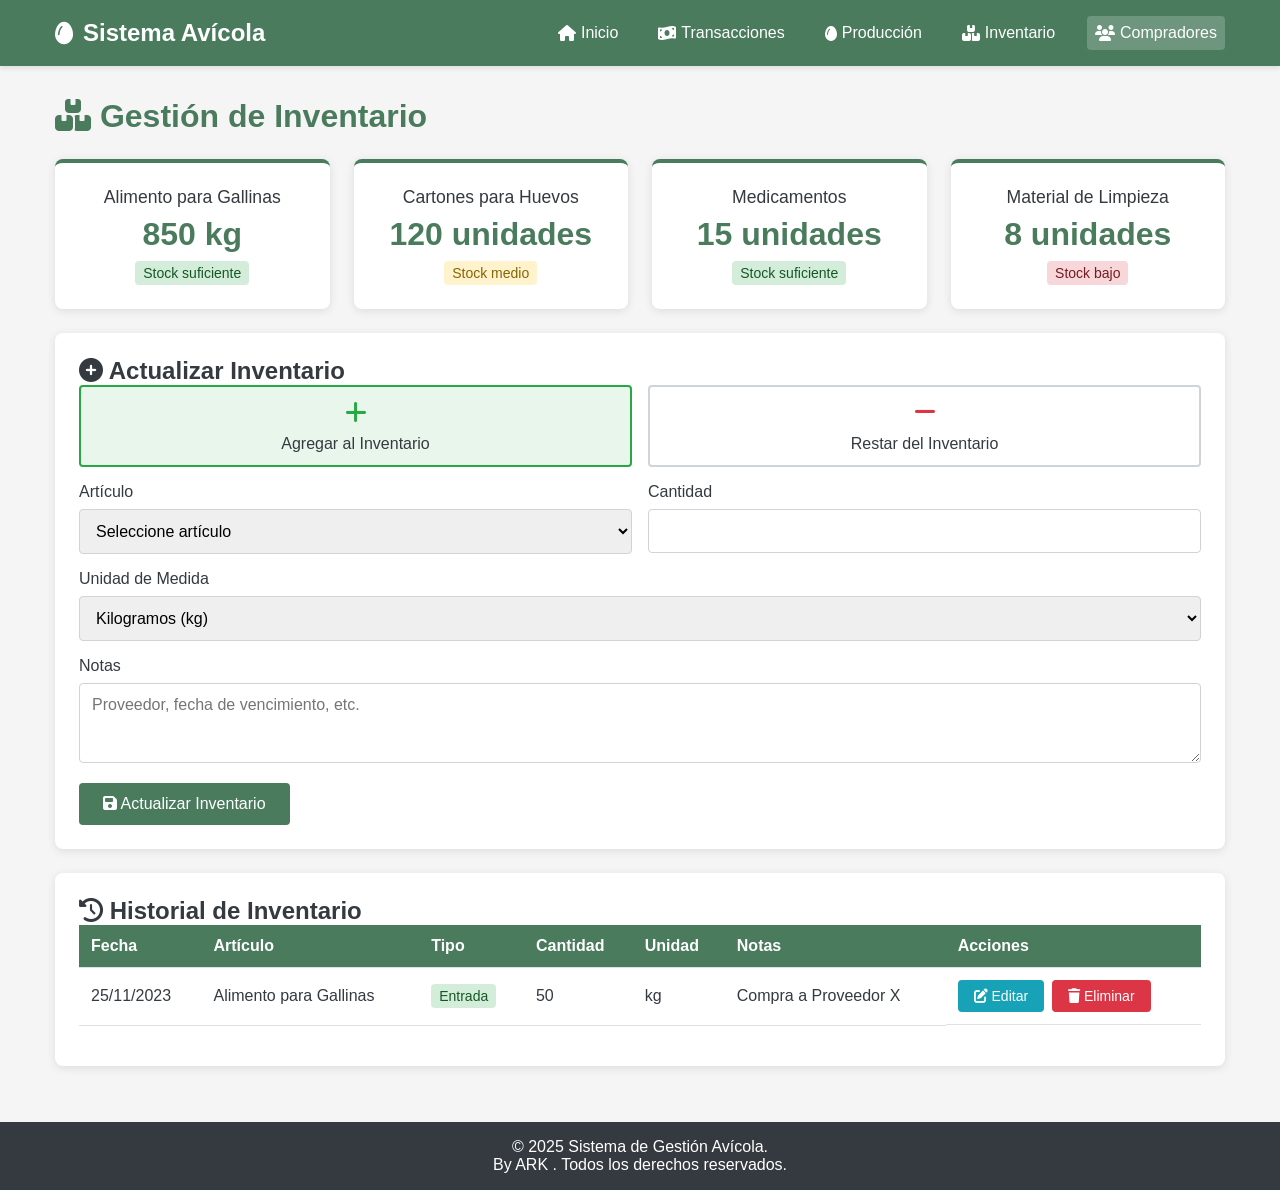
<file: inventario.html>
<!DOCTYPE html>
<html lang="es">
<head>
    <meta charset="UTF-8">
    <meta name="viewport" content="width=device-width, initial-scale=1.0">
    <title>Inventario - Sistema Avícola</title>
    <link rel="stylesheet" href="https://cdnjs.cloudflare.com/ajax/libs/font-awesome/6.4.0/css/all.min.css">
    <link rel="shortcut icon" href="assets\icons\ARK.png"> <!--===== Logo en nombre de pagina ===== -->

    <style>
        :root {
            --primary: #4a7b5d;
            --secondary: #d4a574;
            --light: #f8f9fa;
            --dark: #343a40;
            --success: #28a745;
            --danger: #dc3545;
            --warning: #ffc107;
            --info: #17a2b8;
        }
        
        * {
            margin: 0;
            padding: 0;
            box-sizing: border-box;
            font-family: 'Segoe UI', Tahoma, Geneva, Verdana, sans-serif;
        }
        
        body {
            background-color: #f5f5f5;
            color: var(--dark);
        }
        
        .container {
            max-width: 1200px;
            margin: 0 auto;
            padding: 0 15px;
        }
        
        header {
            background-color: var(--primary);
            color: white;
            padding: 1rem 0;
            box-shadow: 0 2px 5px rgba(0,0,0,0.1);
        }
        
        .header-content {
            display: flex;
            justify-content: space-between;
            align-items: center;
        }
        
        .logo {
            font-size: 1.5rem;
            font-weight: bold;
            display: flex;
            align-items: center;
        }
        
        .logo i {
            margin-right: 10px;
        }
        
        nav ul {
            display: flex;
            list-style: none;
        }
        
        nav li {
            margin-left: 1.5rem;
        }
        
        nav a {
            color: white;
            text-decoration: none;
            padding: 0.5rem;
            border-radius: 4px;
            transition: background-color 0.3s;
            display: flex;
            align-items: center;
        }
        
        nav a i {
            margin-right: 5px;
        }
        
        nav a:hover, nav a.active {
            background-color: rgba(255,255,255,0.2);
        }
        
        main {
            padding: 2rem 0;
        }
        
        h1 {
            margin-bottom: 1.5rem;
            color: var(--primary);
        }
        
        .card {
            background-color: white;
            border-radius: 8px;
            box-shadow: 0 2px 10px rgba(0,0,0,0.1);
            padding: 1.5rem;
            margin-bottom: 1.5rem;
        }
        
        .inventory-grid {
            display: grid;
            grid-template-columns: repeat(auto-fill, minmax(250px, 1fr));
            gap: 1.5rem;
            margin-bottom: 1.5rem;
        }
        
        .inventory-item {
            background-color: white;
            border-radius: 8px;
            box-shadow: 0 2px 10px rgba(0,0,0,0.1);
            padding: 1.5rem;
            text-align: center;
            border-top: 4px solid var(--primary);
        }
        
        .inventory-value {
            font-size: 2rem;
            font-weight: bold;
            color: var(--primary);
            margin: 0.5rem 0;
        }
        
        .inventory-name {
            font-size: 1.1rem;
            font-weight: 500;
            margin-bottom: 0.5rem;
        }
        
        .inventory-status {
            font-size: 0.875rem;
            padding: 0.25rem 0.5rem;
            border-radius: 4px;
            display: inline-block;
        }
        
        .status-good {
            background-color: #d4edda;
            color: #155724;
        }
        
        .status-warning {
            background-color: #fff3cd;
            color: #856404;
        }
        
        .status-danger {
            background-color: #f8d7da;
            color: #721c24;
        }
        
        .form-group {
            margin-bottom: 1rem;
        }
        
        label {
            display: block;
            margin-bottom: 0.5rem;
            font-weight: 500;
        }
        
        input, select, textarea {
            width: 100%;
            padding: 0.75rem;
            border: 1px solid #ced4da;
            border-radius: 4px;
            font-size: 1rem;
        }
        
        button {
            background-color: var(--primary);
            color: white;
            border: none;
            padding: 0.75rem 1.5rem;
            border-radius: 4px;
            cursor: pointer;
            font-size: 1rem;
            transition: background-color 0.3s;
        }
        
        button:hover {
            background-color: #3a6a4a;
        }
        
        table {
            width: 100%;
            border-collapse: collapse;
            margin-bottom: 1rem;
        }
        
        th, td {
            padding: 0.75rem;
            text-align: left;
            border-bottom: 1px solid #dee2e6;
        }
        
        th {
            background-color: var(--primary);
            color: white;
        }
        
        tr:nth-child(even) {
            background-color: #f8f9fa;
        }
        
        .actions {
            display: flex;
            gap: 0.5rem;
        }
        
        .btn-danger {
            background-color: var(--danger);
        }
        
        .btn-danger:hover {
            background-color: #c82333;
        }
        
        .btn-warning {
            background-color: var(--warning);
            color: var(--dark);
        }
        
        .btn-warning:hover {
            background-color: #e0a800;
        }
        
        .btn-info {
            background-color: var(--info);
        }
        
        .btn-info:hover {
            background-color: #138496;
        }
        
        .btn-sm {
            padding: 0.5rem 1rem;
            font-size: 0.875rem;
        }
        
        .form-row {
            display: flex;
            gap: 1rem;
        }
        
        .form-row .form-group {
            flex: 1;
        }
        
        .operation-type {
            display: flex;
            gap: 1rem;
            margin-bottom: 1rem;
        }
        
        .operation-option {
            flex: 1;
            text-align: center;
            padding: 0.75rem;
            border: 2px solid #ced4da;
            border-radius: 4px;
            cursor: pointer;
            transition: all 0.3s;
        }
        
        .operation-option.selected {
            border-color: var(--primary);
            background-color: rgba(74, 123, 93, 0.1);
        }
        
        .operation-option.add.selected {
            border-color: var(--success);
            background-color: rgba(40, 167, 69, 0.1);
        }
        
        .operation-option.subtract.selected {
            border-color: var(--danger);
            background-color: rgba(220, 53, 69, 0.1);
        }
        
        .operation-icon {
            font-size: 1.5rem;
            margin-bottom: 0.5rem;
        }
        
        .add .operation-icon {
            color: var(--success);
        }
        
        .subtract .operation-icon {
            color: var(--danger);
        }
        
        .quantity-display {
            display: flex;
            align-items: center;
            gap: 0.5rem;
        }
        
        .quantity-display .btn-sm {
            padding: 0.25rem 0.5rem;
        }
        
        footer {
            background-color: var(--dark);
            color: white;
            text-align: center;
            padding: 1rem 0;
        }
        
        @media (max-width: 768px) {
            .header-content {
                flex-direction: column;
                text-align: center;
            }
            
            nav ul {
                margin-top: 1rem;
                justify-content: center;
                flex-wrap: wrap;
            }
            
            nav li {
                margin: 0.5rem;
            }
            
            .inventory-grid {
                grid-template-columns: 1fr;
            }
            
            .form-row {
                flex-direction: column;
                gap: 0;
            }
            
            .operation-type {
                flex-direction: column;
            }
            
            .actions {
                flex-direction: column;
            }
        }
    </style>
</head>
<body>
    <header>
        <div class="container">
            <div class="header-content">
                <div class="logo">
                    <i class="fas fa-egg"></i>
                    Sistema Avícola
                </div>
                <nav>
                    <ul>
                        <li><a href="index.html"><i class="fas fa-home"></i> Inicio</a></li>
                        <li><a href="transacciones.html"><i class="fas fa-money-bill-wave"></i> Transacciones</a></li>
                        <li><a href="produccion.html"><i class="fas fa-egg"></i> Producción</a></li>
                        <li><a href="inventario.html"><i class="fas fa-boxes"></i> Inventario</a></li>
                        <li><a href="compradores.html" class="active"><i class="fas fa-users"></i> Compradores</a></li>
                    </ul>
                </nav>
            </div>
        </div>
    </header>
    
    <main>
        <div class="container">
            <h1><i class="fas fa-boxes"></i> Gestión de Inventario</h1>
            
            <div class="inventory-grid" id="inventory-grid">
                <!-- Los elementos del inventario se cargarán aquí -->
            </div>
            
            <div class="card">
                <h2><i class="fas fa-plus-circle"></i> Actualizar Inventario</h2>
                
                <div class="operation-type">
                    <div class="operation-option add selected" data-operation="add">
                        <div class="operation-icon"><i class="fas fa-plus"></i></div>
                        <div>Agregar al Inventario</div>
                    </div>
                    <div class="operation-option subtract" data-operation="subtract">
                        <div class="operation-icon"><i class="fas fa-minus"></i></div>
                        <div>Restar del Inventario</div>
                    </div>
                </div>
                
                <form id="inventory-form">
                    <div class="form-row">
                        <div class="form-group">
                            <label for="inventory-item">Artículo</label>
                            <select id="inventory-item" required>
                                <option value="">Seleccione artículo</option>
                                <option value="alimento">Alimento para Gallinas</option>
                                <option value="cartones">Cartones para Huevos</option>
                                <option value="medicamentos">Medicamentos</option>
                                <option value="limpieza">Material de Limpieza</option>
                                <option value="otros">Otros</option>
                            </select>
                        </div>
                        <div class="form-group">
                            <label for="inventory-quantity">Cantidad</label>
                            <input type="number" id="inventory-quantity" min="0" step="0.01" required>
                        </div>
                    </div>
                    <div class="form-group">
                        <label for="inventory-unit">Unidad de Medida</label>
                        <select id="inventory-unit" required>
                            <option value="kg">Kilogramos (kg)</option>
                            <option value="unidades">Unidades</option>
                            <option value="litros">Litros (L)</option>
                            <option value="cajas">Cajas</option>
                        </select>
                    </div>
                    <div class="form-group">
                        <label for="inventory-notes">Notas</label>
                        <textarea id="inventory-notes" rows="3" placeholder="Proveedor, fecha de vencimiento, etc."></textarea>
                    </div>
                    <button type="submit"><i class="fas fa-save"></i> Actualizar Inventario</button>
                </form>
            </div>
            
            <div class="card">
                <h2><i class="fas fa-history"></i> Historial de Inventario</h2>
                <table id="inventory-table">
                    <thead>
                        <tr>
                            <th>Fecha</th>
                            <th>Artículo</th>
                            <th>Tipo</th>
                            <th>Cantidad</th>
                            <th>Unidad</th>
                            <th>Notas</th>
                            <th>Acciones</th>
                        </tr>
                    </thead>
                    <tbody id="inventory-body">
                        <!-- El historial se cargará aquí -->
                    </tbody>
                </table>
            </div>
        </div>
    </main>
    
    <footer>
        <div class="container">
            <p>&copy; 2025 Sistema de Gestión Avícola.</p>
            <p>By ARK . Todos los derechos reservados.</p>
        </div>
    </footer>

    <script>
        // Datos de ejemplo
        let inventoryData = JSON.parse(localStorage.getItem('inventoryData')) || [
            { 
                alimento: { cantidad: 850, unidad: 'kg', estado: 'good' },
                cartones: { cantidad: 120, unidad: 'unidades', estado: 'warning' },
                medicamentos: { cantidad: 15, unidad: 'unidades', estado: 'good' },
                limpieza: { cantidad: 8, unidad: 'unidades', estado: 'danger' }
            }
        ];

        let inventoryHistory = JSON.parse(localStorage.getItem('inventoryHistory')) || [
            { id: 1, date: '2023-11-25', item: 'Alimento para Gallinas', type: 'add', quantity: 50, unit: 'kg', notes: 'Compra a Proveedor X' }
        ];

        // Variable para controlar el tipo de operación actual
        let currentOperation = 'add';

        // Función para guardar datos en localStorage
        function saveInventoryData() {
            localStorage.setItem('inventoryData', JSON.stringify(inventoryData));
            localStorage.setItem('inventoryHistory', JSON.stringify(inventoryHistory));
        }

        // Función para formatear fecha
        function formatDate(dateString) {
            const options = { day: '2-digit', month: '2-digit', year: 'numeric' };
            return new Date(dateString).toLocaleDateString('es-ES', options);
        }

        // Función para obtener fecha actual
        function getCurrentDate() {
            const now = new Date();
            return now.toISOString().split('T')[0];
        }

        // Función para mostrar alerta
        function showAlert(message, type = 'success') {
            const alert = document.createElement('div');
            alert.className = `alert alert-${type}`;
            alert.textContent = message;
            alert.style.cssText = `
                padding: 0.75rem 1.25rem;
                margin-bottom: 1rem;
                border: 1px solid transparent;
                border-radius: 4px;
                color: ${type === 'success' ? '#155724' : '#721c24'};
                background-color: ${type === 'success' ? '#d4edda' : '#f8d7da'};
                border-color: ${type === 'success' ? '#c3e6cb' : '#f5c6cb'};
            `;
            document.querySelector('main .container').insertBefore(alert, document.querySelector('.card'));
            
            setTimeout(() => {
                alert.remove();
            }, 3000);
        }

        // Función para renderizar inventario
        function renderInventory() {
            const inventoryGrid = document.getElementById('inventory-grid');
            inventoryGrid.innerHTML = '';
            
            const itemNames = {
                'alimento': 'Alimento para Gallinas',
                'cartones': 'Cartones para Huevos',
                'medicamentos': 'Medicamentos',
                'limpieza': 'Material de Limpieza'
            };
            
            const currentInventory = inventoryData[inventoryData.length - 1];
            
            Object.keys(currentInventory).forEach(key => {
                const item = currentInventory[key];
                const statusClass = `status-${item.estado}`;
                const statusText = item.estado === 'good' ? 'Stock suficiente' : 
                                 item.estado === 'warning' ? 'Stock medio' : 'Stock bajo';
                
                const itemElement = document.createElement('div');
                itemElement.className = 'inventory-item';
                itemElement.innerHTML = `
                    <div class="inventory-name">${itemNames[key]}</div>
                    <div class="inventory-value">${item.cantidad} ${item.unidad}</div>
                    <div class="inventory-status ${statusClass}">${statusText}</div>
                `;
                inventoryGrid.appendChild(itemElement);
            });
        }

        // Función para actualizar inventario
        function updateInventory(itemData) {
            const currentInventory = {...inventoryData[inventoryData.length - 1]};
            const itemKey = document.getElementById('inventory-item').value;
            
            if (currentInventory[itemKey]) {
                // Determinar si estamos agregando o restando
                if (currentOperation === 'add') {
                    currentInventory[itemKey].cantidad += parseFloat(itemData.quantity);
                } else {
                    // Verificar que no quede cantidad negativa
                    if (currentInventory[itemKey].cantidad < parseFloat(itemData.quantity)) {
                        showAlert('No hay suficiente stock para realizar esta operación', 'danger');
                        return false;
                    }
                    currentInventory[itemKey].cantidad -= parseFloat(itemData.quantity);
                }
                
                // Actualizar estado basado en la cantidad
                if (currentInventory[itemKey].cantidad > 100) {
                    currentInventory[itemKey].estado = 'good';
                } else if (currentInventory[itemKey].cantidad > 20) {
                    currentInventory[itemKey].estado = 'warning';
                } else {
                    currentInventory[itemKey].estado = 'danger';
                }
            }
            
            inventoryData.push(currentInventory);
            inventoryHistory.push(itemData);
            saveInventoryData();
            renderInventory();
            renderInventoryHistory();
            showAlert(`Inventario ${currentOperation === 'add' ? 'actualizado' : 'reducido'} exitosamente`);
            return true;
        }

        // Función para renderizar historial de inventario
        function renderInventoryHistory() {
            const tableBody = document.getElementById('inventory-body');
            tableBody.innerHTML = '';
            
            inventoryHistory.forEach(item => {
                const row = document.createElement('tr');
                row.innerHTML = `
                    <td>${formatDate(item.date)}</td>
                    <td>${item.item}</td>
                    <td>
                        <span class="inventory-status ${item.type === 'add' ? 'status-good' : 'status-danger'}">
                            ${item.type === 'add' ? 'Entrada' : 'Salida'}
                        </span>
                    </td>
                    <td>${item.quantity}</td>
                    <td>${item.unit}</td>
                    <td>${item.notes}</td>
                    <td class="actions">
                        <button class="btn-info btn-sm" onclick="editInventoryItem(${item.id})">
                            <i class="fas fa-edit"></i> Editar
                        </button>
                        <button class="btn-danger btn-sm" onclick="deleteInventoryItem(${item.id})">
                            <i class="fas fa-trash"></i> Eliminar
                        </button>
                    </td>
                `;
                tableBody.appendChild(row);
            });
        }

        // Función para eliminar item del historial
        function deleteInventoryItem(id) {
            if (confirm('¿Está seguro de que desea eliminar este registro de inventario?')) {
                inventoryHistory = inventoryHistory.filter(i => i.id !== id);
                saveInventoryData();
                renderInventoryHistory();
                showAlert('Registro de inventario eliminado exitosamente');
            }
        }

        // Función para editar item del historial
        function editInventoryItem(id) {
            const item = inventoryHistory.find(i => i.id === id);
            if (!item) return;
            
            // Prellenar el formulario con los datos del item
            const itemKeys = {
                'Alimento para Gallinas': 'alimento',
                'Cartones para Huevos': 'cartones',
                'Medicamentos': 'medicamentos',
                'Material de Limpieza': 'limpieza',
                'Otros': 'otros'
            };
            
            document.getElementById('inventory-item').value = itemKeys[item.item] || 'otros';
            document.getElementById('inventory-quantity').value = item.quantity;
            document.getElementById('inventory-unit').value = item.unit;
            document.getElementById('inventory-notes').value = item.notes;
            
            // Establecer el tipo de operación
            currentOperation = item.type;
            updateOperationUI();
            
            // Eliminar el item del historial para evitar duplicados
            deleteInventoryItem(id);
            
            // Desplazar la vista al formulario
            document.getElementById('inventory-form').scrollIntoView({ behavior: 'smooth' });
            
            showAlert('Puede editar los datos del registro seleccionado', 'info');
        }

        // Función para actualizar la UI del tipo de operación
        function updateOperationUI() {
            document.querySelectorAll('.operation-option').forEach(option => {
                option.classList.remove('selected');
            });
            
            document.querySelector(`.operation-option[data-operation="${currentOperation}"]`).classList.add('selected');
        }

        // Inicialización
        document.addEventListener('DOMContentLoaded', function() {
            // Renderizar inventario e historial
            renderInventory();
            renderInventoryHistory();
            
            // Manejar selección de tipo de operación
            document.querySelectorAll('.operation-option').forEach(option => {
                option.addEventListener('click', function() {
                    currentOperation = this.getAttribute('data-operation');
                    updateOperationUI();
                });
            });
            
            // Manejar envío del formulario
            document.getElementById('inventory-form').addEventListener('submit', function(e) {
                e.preventDefault();
                
                const itemNames = {
                    'alimento': 'Alimento para Gallinas',
                    'cartones': 'Cartones para Huevos',
                    'medicamentos': 'Medicamentos',
                    'limpieza': 'Material de Limpieza',
                    'otros': 'Otros'
                };
                
                const itemData = {
                    id: inventoryHistory.length > 0 ? Math.max(...inventoryHistory.map(i => i.id)) + 1 : 1,
                    date: getCurrentDate(),
                    item: itemNames[document.getElementById('inventory-item').value],
                    type: currentOperation,
                    quantity: parseFloat(document.getElementById('inventory-quantity').value),
                    unit: document.getElementById('inventory-unit').value,
                    notes: document.getElementById('inventory-notes').value
                };
                
                if (updateInventory(itemData)) {
                    this.reset();
                }
            });
        });
    </script>
</body>
</html>
</file>
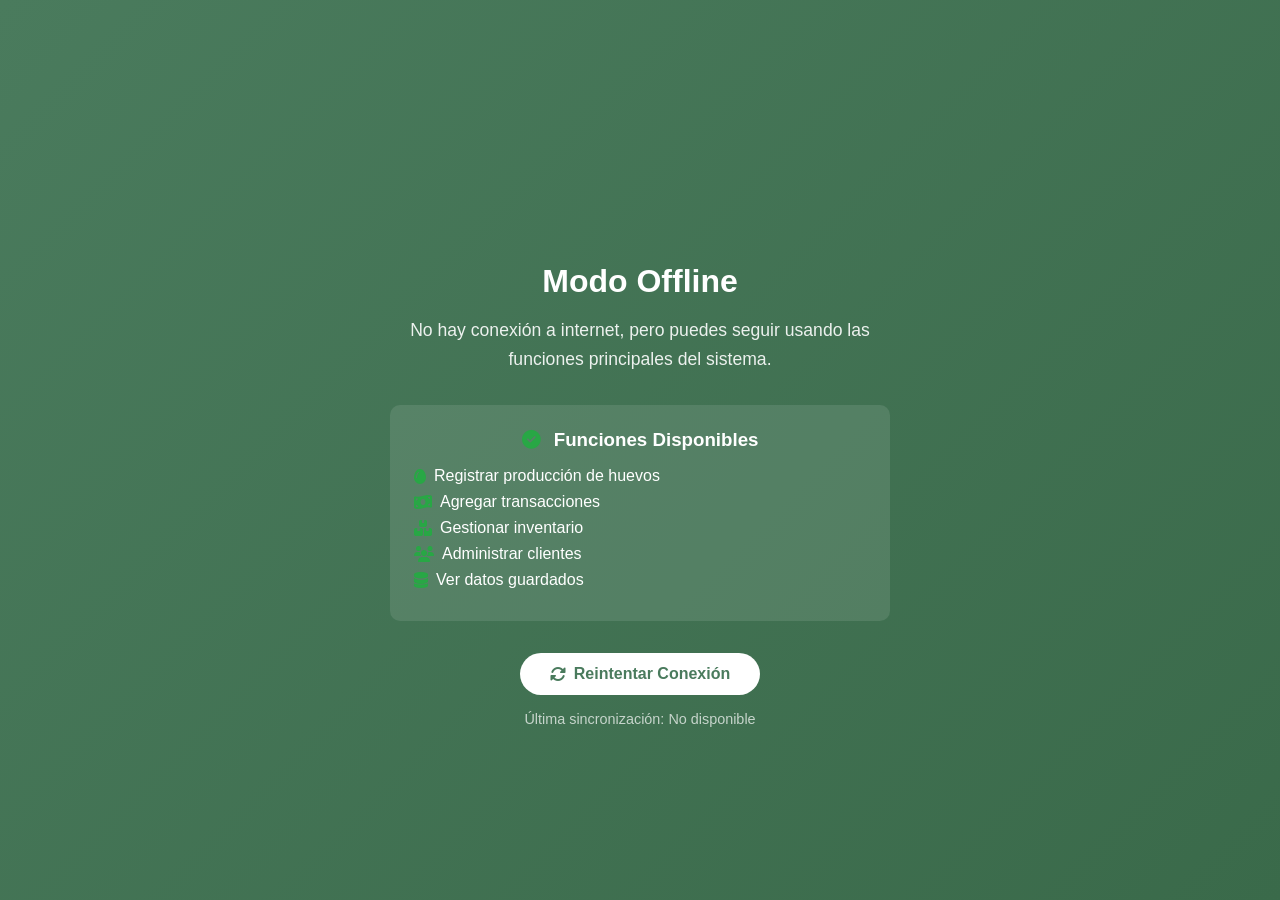
<file: offline.html>
<!DOCTYPE html>
<html lang="es">
<head>
    <meta charset="UTF-8">
    <meta name="viewport" content="width=device-width, initial-scale=1.0">
    <title>Modo Offline - Sistema Avícola</title>
    <link rel="stylesheet" href="https://cdnjs.cloudflare.com/ajax/libs/font-awesome/6.4.0/css/all.min.css">
    <style>
        :root {
            --primary: #4a7b5d;
            --secondary: #d4a574;
            --light: #f8f9fa;
            --dark: #343a40;
        }
        
        * {
            margin: 0;
            padding: 0;
            box-sizing: border-box;
            font-family: 'Segoe UI', Tahoma, Geneva, Verdana, sans-serif;
        }
        
        body {
            background: linear-gradient(135deg, #4a7b5d, #3a6a4a);
            color: white;
            min-height: 100vh;
            display: flex;
            align-items: center;
            justify-content: center;
            padding: 20px;
        }
        
        .offline-container {
            text-align: center;
            max-width: 500px;
            width: 100%;
        }
        
        .offline-icon {
            font-size: 4rem;
            margin-bottom: 1rem;
            color: #ffc107;
        }
        
        .offline-title {
            font-size: 2rem;
            margin-bottom: 1rem;
            font-weight: bold;
        }
        
        .offline-message {
            font-size: 1.1rem;
            margin-bottom: 2rem;
            line-height: 1.6;
            opacity: 0.9;
        }
        
        .offline-features {
            background: rgba(255, 255, 255, 0.1);
            border-radius: 10px;
            padding: 1.5rem;
            margin-bottom: 2rem;
            text-align: left;
        }
        
        .offline-features h3 {
            margin-bottom: 1rem;
            text-align: center;
        }
        
        .offline-features ul {
            list-style: none;
        }
        
        .offline-features li {
            margin-bottom: 0.5rem;
            display: flex;
            align-items: center;
        }
        
        .offline-features i {
            color: #28a745;
            margin-right: 0.5rem;
        }
        
        .retry-button {
            background: white;
            color: #4a7b5d;
            border: none;
            padding: 12px 30px;
            border-radius: 25px;
            font-size: 1rem;
            font-weight: 600;
            cursor: pointer;
            transition: all 0.3s ease;
            display: inline-flex;
            align-items: center;
            gap: 0.5rem;
        }
        
        .retry-button:hover {
            transform: translateY(-2px);
            box-shadow: 0 5px 15px rgba(0,0,0,0.2);
        }
        
        .last-sync {
            margin-top: 1rem;
            font-size: 0.9rem;
            opacity: 0.7;
        }
    </style>
</head>
<body>
    <div class="offline-container">
        <div class="offline-icon">
            <i class="fas fa-wifi-slash"></i>
        </div>
        
        <h1 class="offline-title">Modo Offline</h1>
        
        <p class="offline-message">
            No hay conexión a internet, pero puedes seguir usando las funciones principales del sistema.
        </p>
        
        <div class="offline-features">
            <h3><i class="fas fa-check-circle"></i> Funciones Disponibles</h3>
            <ul>
                <li><i class="fas fa-egg"></i> Registrar producción de huevos</li>
                <li><i class="fas fa-money-bill-wave"></i> Agregar transacciones</li>
                <li><i class="fas fa-boxes"></i> Gestionar inventario</li>
                <li><i class="fas fa-users"></i> Administrar clientes</li>
                <li><i class="fas fa-database"></i> Ver datos guardados</li>
            </ul>
        </div>
        
        <button class="retry-button" onclick="checkConnection()">
            <i class="fas fa-sync-alt"></i> Reintentar Conexión
        </button>
        
        <div class="last-sync" id="lastSync">
            Última sincronización: <span id="syncTime">Cargando...</span>
        </div>
    </div>

    <script>
        // Mostrar última sincronización
        const lastSync = localStorage.getItem('lastSync');
        document.getElementById('syncTime').textContent = lastSync 
            ? new Date(lastSync).toLocaleString('es-ES')
            : 'No disponible';
        
        // Verificar conexión
        function checkConnection() {
            if (navigator.onLine) {
                window.location.href = '/index.html';
            } else {
                alert('Todavía no hay conexión a internet. Puedes seguir trabajando offline.');
            }
        }
        
        // Detectar cuando se recupera la conexión
        window.addEventListener('online', () => {
            console.log('✅ Conexión recuperada');
            // Sincronizar datos pendientes aquí si es necesario
            localStorage.setItem('lastSync', new Date().toISOString());
            window.location.href = '/index.html';
        });
        
        // Intentar cargar cada 30 segundos
        setInterval(checkConnection, 30000);
    </script>
</body>
</html>
</file>
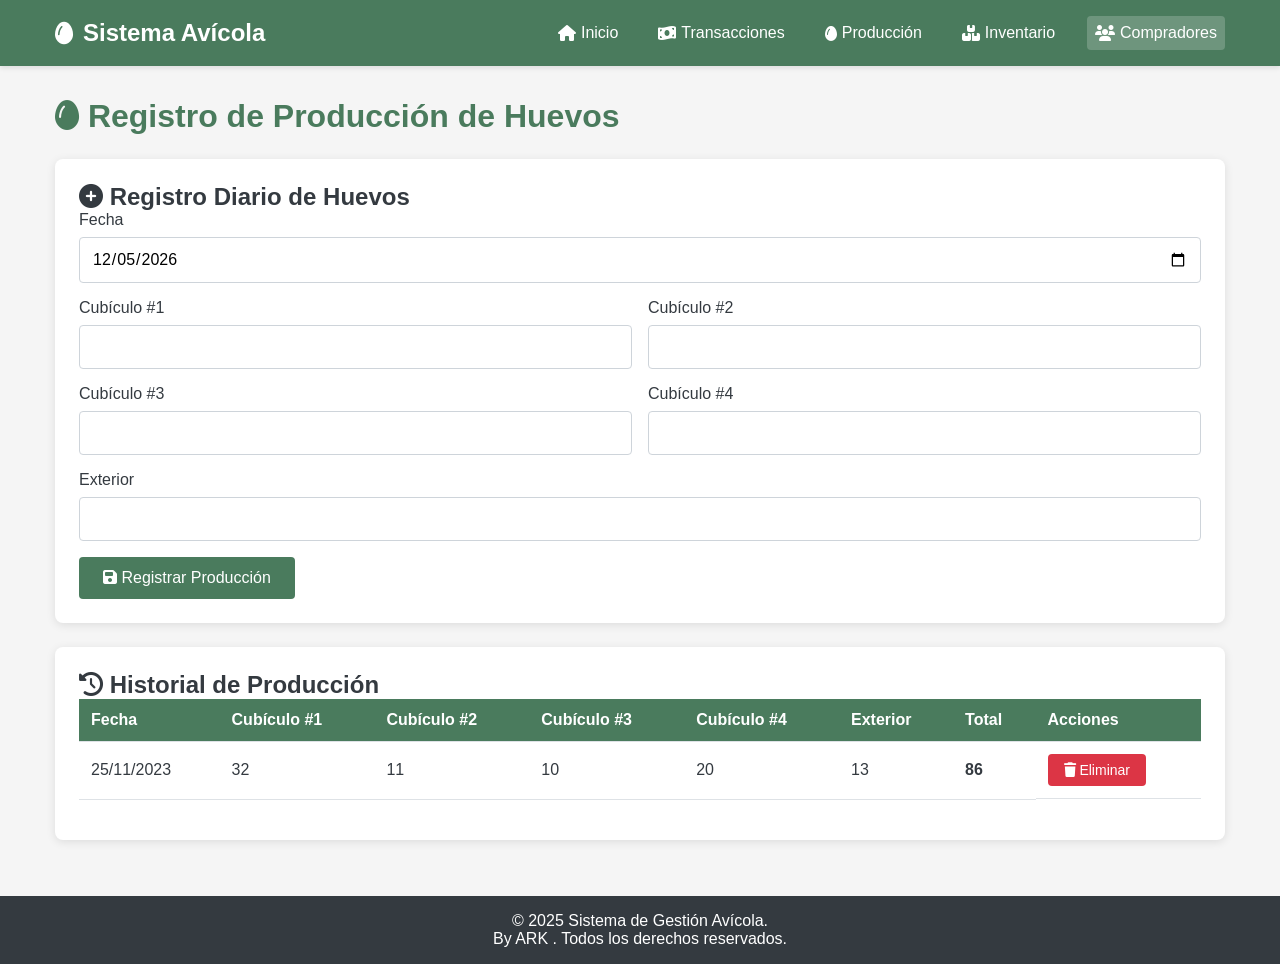
<file: produccion.html>
<!DOCTYPE html>
<html lang="es">
<head>
    <meta charset="UTF-8">
    <meta name="viewport" content="width=device-width, initial-scale=1.0">
    <title>Producción - Sistema Avícola</title>
    <link rel="stylesheet" href="https://cdnjs.cloudflare.com/ajax/libs/font-awesome/6.4.0/css/all.min.css">
    <link rel="shortcut icon" href="assets\icons\ARK.png"> <!--===== Logo en nombre de pagina ===== -->

    <style>
        :root {
            --primary: #4a7b5d;
            --secondary: #d4a574;
            --light: #f8f9fa;
            --dark: #343a40;
            --success: #28a745;
            --danger: #dc3545;
        }
        
        * {
            margin: 0;
            padding: 0;
            box-sizing: border-box;
            font-family: 'Segoe UI', Tahoma, Geneva, Verdana, sans-serif;
        }
        
        body {
            background-color: #f5f5f5;
            color: var(--dark);
        }
        
        .container {
            max-width: 1200px;
            margin: 0 auto;
            padding: 0 15px;
        }
        
        header {
            background-color: var(--primary);
            color: white;
            padding: 1rem 0;
            box-shadow: 0 2px 5px rgba(0,0,0,0.1);
        }
        
        .header-content {
            display: flex;
            justify-content: space-between;
            align-items: center;
        }
        
        .logo {
            font-size: 1.5rem;
            font-weight: bold;
            display: flex;
            align-items: center;
        }
        
        .logo i {
            margin-right: 10px;
        }
        
        nav ul {
            display: flex;
            list-style: none;
        }
        
        nav li {
            margin-left: 1.5rem;
        }
        
        nav a {
            color: white;
            text-decoration: none;
            padding: 0.5rem;
            border-radius: 4px;
            transition: background-color 0.3s;
            display: flex;
            align-items: center;
        }
        
        nav a i {
            margin-right: 5px;
        }
        
        nav a:hover, nav a.active {
            background-color: rgba(255,255,255,0.2);
        }
        
        main {
            padding: 2rem 0;
        }
        
        h1 {
            margin-bottom: 1.5rem;
            color: var(--primary);
        }
        
        .card {
            background-color: white;
            border-radius: 8px;
            box-shadow: 0 2px 10px rgba(0,0,0,0.1);
            padding: 1.5rem;
            margin-bottom: 1.5rem;
        }
        
        .form-group {
            margin-bottom: 1rem;
        }
        
        label {
            display: block;
            margin-bottom: 0.5rem;
            font-weight: 500;
        }
        
        input, select, textarea {
            width: 100%;
            padding: 0.75rem;
            border: 1px solid #ced4da;
            border-radius: 4px;
            font-size: 1rem;
        }
        
        button {
            background-color: var(--primary);
            color: white;
            border: none;
            padding: 0.75rem 1.5rem;
            border-radius: 4px;
            cursor: pointer;
            font-size: 1rem;
            transition: background-color 0.3s;
        }
        
        button:hover {
            background-color: #3a6a4a;
        }
        
        table {
            width: 100%;
            border-collapse: collapse;
            margin-bottom: 1rem;
        }
        
        th, td {
            padding: 0.75rem;
            text-align: left;
            border-bottom: 1px solid #dee2e6;
        }
        
        th {
            background-color: var(--primary);
            color: white;
        }
        
        tr:nth-child(even) {
            background-color: #f8f9fa;
        }
        
        .actions {
            display: flex;
            gap: 0.5rem;
        }
        
        .btn-danger {
            background-color: var(--danger);
        }
        
        .btn-danger:hover {
            background-color: #c82333;
        }
        
        .btn-sm {
            padding: 0.5rem 1rem;
            font-size: 0.875rem;
        }
        
        .form-row {
            display: flex;
            gap: 1rem;
        }
        
        .form-row .form-group {
            flex: 1;
        }
        
        footer {
            background-color: var(--dark);
            color: white;
            text-align: center;
            padding: 1rem 0;
        }
        
        @media (max-width: 768px) {
            .header-content {
                flex-direction: column;
                text-align: center;
            }
            
            nav ul {
                margin-top: 1rem;
                justify-content: center;
                flex-wrap: wrap;
            }
            
            nav li {
                margin: 0.5rem;
            }
            
            .form-row {
                flex-direction: column;
                gap: 0;
            }
        }
    </style>
</head>
<body>
    <header>
        <div class="container">
            <div class="header-content">
                <div class="logo">
                    <i class="fas fa-egg"></i>
                    Sistema Avícola
                </div>
                <nav>
                    <ul>
                        <li><a href="index.html"><i class="fas fa-home"></i> Inicio</a></li>
                        <li><a href="transacciones.html"><i class="fas fa-money-bill-wave"></i> Transacciones</a></li>
                        <li><a href="produccion.html"><i class="fas fa-egg"></i> Producción</a></li>
                        <li><a href="inventario.html"><i class="fas fa-boxes"></i> Inventario</a></li>
                        <li><a href="compradores.html" class="active"><i class="fas fa-users"></i> Compradores</a></li>
                    </ul>
                </nav>
            </div>
        </div>
    </header>
    
    <main>
        <div class="container">
            <h1><i class="fas fa-egg"></i> Registro de Producción de Huevos</h1>
            
            <div class="card">
                <h2><i class="fas fa-plus-circle"></i> Registro Diario de Huevos</h2>
                <form id="production-form">
                    <div class="form-group">
                        <label for="production-date">Fecha</label>
                        <input type="date" id="production-date" required>
                    </div>
                    <div class="form-row">
                        <div class="form-group">
                            <label for="cubicle-1">Cubículo #1</label>
                            <input type="number" id="cubicle-1" min="0" required>
                        </div>
                        <div class="form-group">
                            <label for="cubicle-2">Cubículo #2</label>
                            <input type="number" id="cubicle-2" min="0" required>
                        </div>
                    </div>
                    <div class="form-row">
                        <div class="form-group">
                            <label for="cubicle-3">Cubículo #3</label>
                            <input type="number" id="cubicle-3" min="0" required>
                        </div>
                        <div class="form-group">
                            <label for="cubicle-4">Cubículo #4</label>
                            <input type="number" id="cubicle-4" min="0" required>
                        </div>
                    </div>
                    <div class="form-group">
                        <label for="exterior">Exterior</label>
                        <input type="number" id="exterior" min="0" required>
                    </div>
                    <button type="submit"><i class="fas fa-save"></i> Registrar Producción</button>
                </form>
            </div>
            
            <div class="card">
                <h2><i class="fas fa-history"></i> Historial de Producción</h2>
                <table id="production-table">
                    <thead>
                        <tr>
                            <th>Fecha</th>
                            <th>Cubículo #1</th>
                            <th>Cubículo #2</th>
                            <th>Cubículo #3</th>
                            <th>Cubículo #4</th>
                            <th>Exterior</th>
                            <th>Total</th>
                            <th>Acciones</th>
                        </tr>
                    </thead>
                    <tbody id="production-body">
                        <!-- Los datos de producción se cargarán aquí -->
                    </tbody>
                </table>
            </div>
        </div>
    </main>
    
    <footer>
        <div class="container">
            <p>&copy; 2025 Sistema de Gestión Avícola.</p>
            <p>By ARK . Todos los derechos reservados.</p>
        </div>
    </footer>

    <script>
        // Datos de ejemplo
        let productionData = JSON.parse(localStorage.getItem('productionData')) || [
            { id: 1, date: '2023-11-25', cubicle1: 32, cubicle2: 11, cubicle3: 10, cubicle4: 20, exterior: 13, total: 86 }
        ];

        // Función para guardar datos en localStorage
        function saveProductionData() {
            localStorage.setItem('productionData', JSON.stringify(productionData));
        }

        // Función para formatear fecha
        function formatDate(dateString) {
            const options = { day: '2-digit', month: '2-digit', year: 'numeric' };
            return new Date(dateString).toLocaleDateString('es-ES', options);
        }

        // Función para obtener fecha actual
        function getCurrentDate() {
            const now = new Date();
            return now.toISOString().split('T')[0];
        }

        // Función para mostrar alerta
        function showAlert(message, type = 'success') {
            const alert = document.createElement('div');
            alert.className = `alert alert-${type}`;
            alert.textContent = message;
            alert.style.cssText = `
                padding: 0.75rem 1.25rem;
                margin-bottom: 1rem;
                border: 1px solid transparent;
                border-radius: 4px;
                color: ${type === 'success' ? '#155724' : '#721c24'};
                background-color: ${type === 'success' ? '#d4edda' : '#f8d7da'};
                border-color: ${type === 'success' ? '#c3e6cb' : '#f5c6cb'};
            `;
            document.querySelector('main .container').insertBefore(alert, document.querySelector('.card'));
            
            setTimeout(() => {
                alert.remove();
            }, 3000);
        }

        // Función para agregar registro de producción
        function addProduction(production) {
            production.id = productionData.length > 0 ? Math.max(...productionData.map(p => p.id)) + 1 : 1;
            production.total = production.cubicle1 + production.cubicle2 + production.cubicle3 + production.cubicle4 + production.exterior;
            productionData.push(production);
            saveProductionData();
            renderProduction();
            showAlert('Producción registrada exitosamente');
        }

        // Función para eliminar registro de producción
        function deleteProduction(id) {
            if (confirm('¿Está seguro de que desea eliminar este registro de producción?')) {
                productionData = productionData.filter(p => p.id !== id);
                saveProductionData();
                renderProduction();
                showAlert('Registro de producción eliminado exitosamente');
            }
        }

        // Función para renderizar datos de producción
        function renderProduction() {
            const tableBody = document.getElementById('production-body');
            tableBody.innerHTML = '';
            
            productionData.forEach(production => {
                const row = document.createElement('tr');
                row.innerHTML = `
                    <td>${formatDate(production.date)}</td>
                    <td>${production.cubicle1}</td>
                    <td>${production.cubicle2}</td>
                    <td>${production.cubicle3}</td>
                    <td>${production.cubicle4}</td>
                    <td>${production.exterior}</td>
                    <td><strong>${production.total}</strong></td>
                    <td class="actions">
                        <button class="btn-danger btn-sm" onclick="deleteProduction(${production.id})">
                            <i class="fas fa-trash"></i> Eliminar
                        </button>
                    </td>
                `;
                tableBody.appendChild(row);
            });
        }

        // Inicialización
        document.addEventListener('DOMContentLoaded', function() {
            // Establecer fecha actual
            document.getElementById('production-date').value = getCurrentDate();
            
            // Renderizar datos existentes
            renderProduction();
            
            // Manejar envío del formulario
            document.getElementById('production-form').addEventListener('submit', function(e) {
                e.preventDefault();
                
                const production = {
                    date: document.getElementById('production-date').value,
                    cubicle1: parseInt(document.getElementById('cubicle-1').value),
                    cubicle2: parseInt(document.getElementById('cubicle-2').value),
                    cubicle3: parseInt(document.getElementById('cubicle-3').value),
                    cubicle4: parseInt(document.getElementById('cubicle-4').value),
                    exterior: parseInt(document.getElementById('exterior').value)
                };
                
                addProduction(production);
                this.reset();
                document.getElementById('production-date').value = getCurrentDate();
            });
        });
    </script>
</body>
</html>
</file>
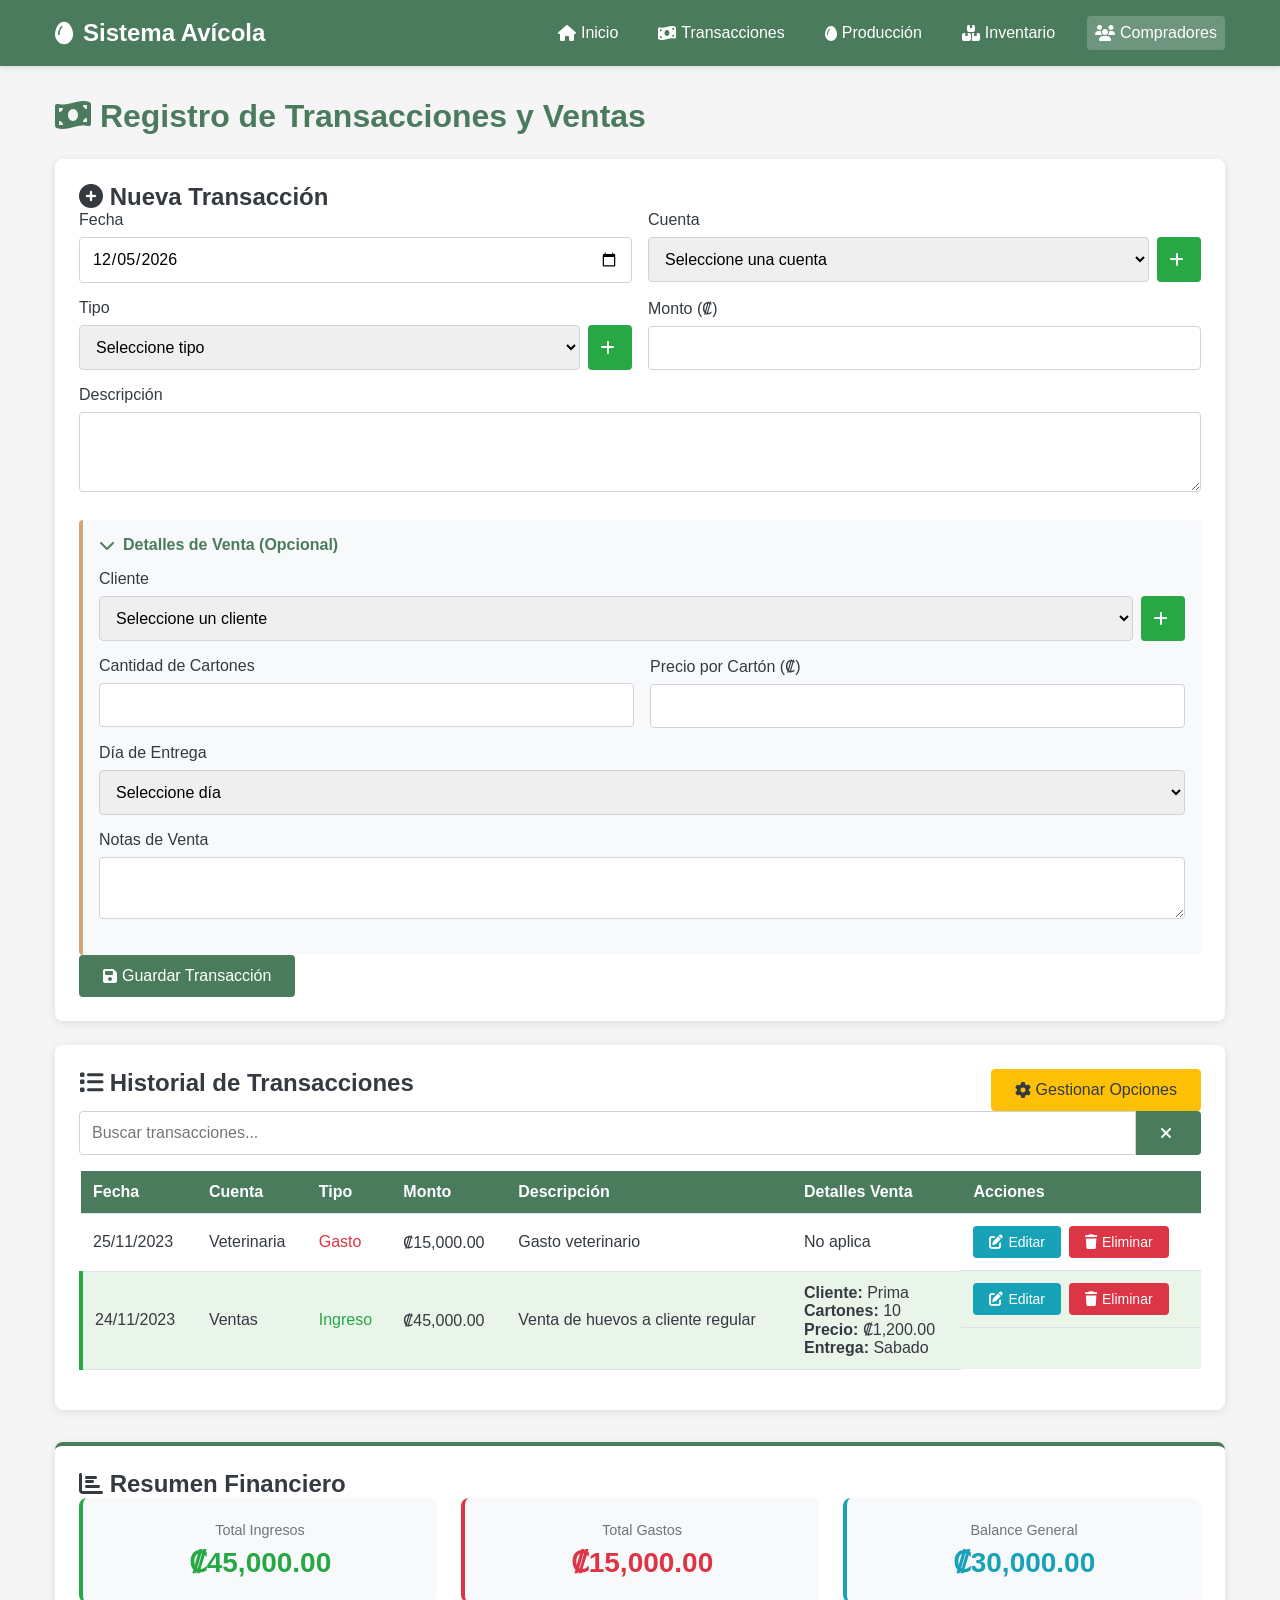
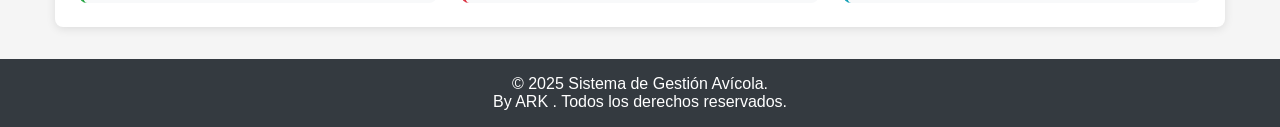
<file: transacciones.html>
<!DOCTYPE html>
<html lang="es">
<head>
    <meta charset="UTF-8">
    <meta name="viewport" content="width=device-width, initial-scale=1.0">
    <title>Transacciones - Sistema Avícola</title>
    <link rel="stylesheet" href="https://cdnjs.cloudflare.com/ajax/libs/font-awesome/6.4.0/css/all.min.css">
    <link rel="shortcut icon" href="assets\icons\ARK.png"> <!--===== Logo en nombre de pagina ===== -->

    <style>
        :root {
            --primary: #4a7b5d;
            --secondary: #d4a574;
            --light: #f8f9fa;
            --dark: #343a40;
            --success: #28a745;
            --danger: #dc3545;
            --info: #17a2b8;
            --warning: #ffc107;
        }
        
        * {
            margin: 0;
            padding: 0;
            box-sizing: border-box;
            font-family: 'Segoe UI', Tahoma, Geneva, Verdana, sans-serif;
        }
        
        body {
            background-color: #f5f5f5;
            color: var(--dark);
            min-height: 100vh;
            display: flex;
            flex-direction: column;
        }
        
        .container {
            max-width: 1200px;
            margin: 0 auto;
            padding: 0 15px;
        }
        
        header {
            background-color: var(--primary);
            color: white;
            padding: 1rem 0;
            box-shadow: 0 2px 5px rgba(0,0,0,0.1);
        }
        
        .header-content {
            display: flex;
            justify-content: space-between;
            align-items: center;
        }
        
        .logo {
            font-size: 1.5rem;
            font-weight: bold;
            display: flex;
            align-items: center;
        }
        
        .logo i {
            margin-right: 10px;
        }
        
        nav ul {
            display: flex;
            list-style: none;
        }
        
        nav li {
            margin-left: 1.5rem;
        }
        
        nav a {
            color: white;
            text-decoration: none;
            padding: 0.5rem;
            border-radius: 4px;
            transition: background-color 0.3s;
            display: flex;
            align-items: center;
        }
        
        nav a i {
            margin-right: 5px;
        }
        
        nav a:hover, nav a.active {
            background-color: rgba(255,255,255,0.2);
        }
        
        main {
            padding: 2rem 0;
            flex: 1;
        }
        
        h1 {
            margin-bottom: 1.5rem;
            color: var(--primary);
        }
        
        .card {
            background-color: white;
            border-radius: 8px;
            box-shadow: 0 2px 10px rgba(0,0,0,0.1);
            padding: 1.5rem;
            margin-bottom: 1.5rem;
        }
        
        .form-group {
            margin-bottom: 1rem;
            position: relative;
        }
        
        label {
            display: block;
            margin-bottom: 0.5rem;
            font-weight: 500;
        }
        
        input, select, textarea {
            width: 100%;
            padding: 0.75rem;
            border: 1px solid #ced4da;
            border-radius: 4px;
            font-size: 1rem;
        }
        
        .select-with-add {
            display: flex;
            gap: 0.5rem;
        }
        
        .select-with-add select {
            flex: 1;
        }
        
        .btn-add {
            background-color: var(--success);
            color: white;
            border: none;
            padding: 0.75rem;
            border-radius: 4px;
            cursor: pointer;
            display: flex;
            align-items: center;
            justify-content: center;
        }
        
        .btn-add:hover {
            background-color: #218838;
        }
        
        button {
            background-color: var(--primary);
            color: white;
            border: none;
            padding: 0.75rem 1.5rem;
            border-radius: 4px;
            cursor: pointer;
            font-size: 1rem;
            transition: background-color 0.3s;
            display: inline-flex;
            align-items: center;
            justify-content: center;
        }
        
        button i {
            margin-right: 5px;
        }
        
        button:hover {
            background-color: #3a6a4a;
        }
        
        table {
            width: 100%;
            border-collapse: collapse;
            margin-bottom: 1rem;
        }
        
        th, td {
            padding: 0.75rem;
            text-align: left;
            border-bottom: 1px solid #dee2e6;
        }
        
        th {
            background-color: var(--primary);
            color: white;
        }
        
        tr:nth-child(even) {
            background-color: #f8f9fa;
        }
        
        .actions {
            display: flex;
            gap: 0.5rem;
        }
        
        .btn-danger {
            background-color: var(--danger);
        }
        
        .btn-danger:hover {
            background-color: #c82333;
        }
        
        .btn-info {
            background-color: var(--info);
        }
        
        .btn-info:hover {
            background-color: #138496;
        }
        
        .btn-warning {
            background-color: var(--warning);
            color: var(--dark);
        }
        
        .btn-warning:hover {
            background-color: #e0a800;
        }
        
        .btn-sm {
            padding: 0.5rem 1rem;
            font-size: 0.875rem;
        }
        
        .form-row {
            display: flex;
            gap: 1rem;
        }
        
        .form-row .form-group {
            flex: 1;
        }
        
        .sales-section {
            border-left: 4px solid var(--secondary);
            padding-left: 1rem;
            margin-top: 1.5rem;
            background-color: #f8f9fa;
            padding: 1rem;
            border-radius: 4px;
        }
        
        .section-toggle {
            background: none;
            border: none;
            color: var(--primary);
            cursor: pointer;
            font-size: 1rem;
            display: flex;
            align-items: center;
            padding: 0;
            margin-bottom: 1rem;
        }
        
        .section-toggle i {
            margin-right: 0.5rem;
            transition: transform 0.3s;
        }
        
        .section-toggle.collapsed i {
            transform: rotate(-90deg);
        }
        
        .section-content {
            overflow: hidden;
            transition: max-height 0.3s ease-out;
            max-height: 500px;
        }
        
        .section-content.collapsed {
            max-height: 0;
        }
        
        .modal {
            display: none;
            position: fixed;
            z-index: 1000;
            left: 0;
            top: 0;
            width: 100%;
            height: 100%;
            background-color: rgba(0,0,0,0.5);
            overflow: auto;
        }
        
        .modal-content {
            background-color: white;
            margin: 5% auto;
            padding: 1.5rem;
            border-radius: 8px;
            width: 90%;
            max-width: 600px;
            max-height: 85vh;
            box-shadow: 0 4px 6px rgba(0,0,0,0.1);
            display: flex;
            flex-direction: column;
        }
        
        .modal-header {
            display: flex;
            justify-content: space-between;
            align-items: center;
            margin-bottom: 1rem;
            padding-bottom: 0.5rem;
            border-bottom: 1px solid #dee2e6;
            flex-shrink: 0;
        }
        
        .modal-title {
            font-size: 1.25rem;
            font-weight: bold;
            color: var(--primary);
        }
        
        .close {
            color: #aaa;
            font-size: 1.5rem;
            font-weight: bold;
            cursor: pointer;
            background: none;
            border: none;
            padding: 0;
        }
        
        .close:hover {
            color: var(--dark);
        }
        
        .modal-body {
            flex: 1;
            overflow: hidden;
            display: flex;
            flex-direction: column;
        }
        
        .tabs {
            display: flex;
            border-bottom: 1px solid #dee2e6;
            margin-bottom: 1rem;
            flex-shrink: 0;
        }
        
        .tab-button {
            background: none;
            border: none;
            padding: 0.75rem 1rem;
            cursor: pointer;
            border-bottom: 3px solid transparent;
            transition: all 0.3s;
            font-size: 0.9rem;
        }
        
        .tab-button.active {
            border-bottom: 3px solid var(--primary);
            color: var(--primary);
            font-weight: bold;
        }
        
        .tab-content {
            flex: 1;
            overflow: hidden;
            display: none;
        }
        
        .tab-content.active {
            display: flex;
            flex-direction: column;
        }
        
        .tab-content h3 {
            margin-bottom: 0.75rem;
            font-size: 1.1rem;
            color: var(--primary);
            flex-shrink: 0;
        }
        
        .options-list {
            flex: 1;
            overflow-y: auto;
            border: 1px solid #dee2e6;
            border-radius: 4px;
            max-height: 300px;
        }
        
        .option-item {
            display: flex;
            justify-content: space-between;
            align-items: center;
            padding: 0.5rem 0.75rem;
            border-bottom: 1px solid #dee2e6;
        }
        
        .option-item:last-child {
            border-bottom: none;
        }
        
        .option-item span {
            flex: 1;
            font-size: 0.9rem;
        }
        
        .empty-message {
            padding: 1rem;
            text-align: center;
            color: #6c757d;
            font-style: italic;
        }
        
        .totals-section {
            background-color: white;
            border-radius: 8px;
            box-shadow: 0 2px 10px rgba(0,0,0,0.1);
            padding: 1.5rem;
            margin-top: 2rem;
            border-top: 4px solid var(--primary);
        }
        
        .totals-grid {
            display: grid;
            grid-template-columns: repeat(auto-fit, minmax(250px, 1fr));
            gap: 1.5rem;
        }
        
        .total-card {
            text-align: center;
            padding: 1.5rem;
            border-radius: 8px;
            background-color: #f8f9fa;
        }
        
        .total-card.income {
            border-left: 4px solid var(--success);
        }
        
        .total-card.expenses {
            border-left: 4px solid var(--danger);
        }
        
        .total-card.balance {
            border-left: 4px solid var(--info);
        }
        
        .total-label {
            font-size: 0.9rem;
            color: #6c757d;
            margin-bottom: 0.5rem;
            font-weight: 500;
        }
        
        .total-value {
            font-size: 1.75rem;
            font-weight: bold;
        }
        
        .total-income {
            color: var(--success);
        }
        
        .total-expenses {
            color: var(--danger);
        }
        
        .total-balance {
            color: var(--info);
        }
        
        .search-box {
            margin-bottom: 1rem;
            display: flex;
        }
        
        .search-box input {
            flex: 1;
            border-top-right-radius: 0;
            border-bottom-right-radius: 0;
        }
        
        .search-box button {
            border-top-left-radius: 0;
            border-bottom-left-radius: 0;
        }
        
        .text-success {
            color: var(--success);
        }
        
        .text-danger {
            color: var(--danger);
        }
        
        .transaction-sale {
            background-color: #e8f5e8 !important;
            border-left: 4px solid var(--success);
        }
        
        footer {
            background-color: var(--dark);
            color: white;
            text-align: center;
            padding: 1rem 0;
            margin-top: auto;
        }
        
        @media (max-width: 768px) {
            .header-content {
                flex-direction: column;
                text-align: center;
            }
            
            nav ul {
                margin-top: 1rem;
                justify-content: center;
                flex-wrap: wrap;
            }
            
            nav li {
                margin: 0.5rem;
            }
            
            .form-row {
                flex-direction: column;
                gap: 0;
            }
            
            .select-with-add {
                flex-direction: column;
            }
            
            .modal-content {
                margin: 10% auto;
                width: 95%;
                padding: 1rem;
            }
            
            .tabs {
                flex-wrap: wrap;
            }
            
            .tab-button {
                flex: 1;
                min-width: 33.33%;
                font-size: 0.8rem;
                padding: 0.5rem;
            }
            
            .totals-grid {
                grid-template-columns: 1fr;
            }
            
            .actions {
                flex-direction: column;
            }
        }

        @media (max-height: 700px) {
            .modal-content {
                margin: 2% auto;
                max-height: 96vh;
            }
            
            .options-list {
                max-height: 200px;
            }
        }
    </style>
</head>
<body>
    <header>
        <div class="container">
            <div class="header-content">
                <div class="logo">
                    <i class="fas fa-egg"></i>
                    Sistema Avícola
                </div>
                <nav>
                    <ul>
                        <li><a href="index.html"><i class="fas fa-home"></i> Inicio</a></li>
                        <li><a href="transacciones.html"><i class="fas fa-money-bill-wave"></i> Transacciones</a></li>
                        <li><a href="produccion.html"><i class="fas fa-egg"></i> Producción</a></li>
                        <li><a href="inventario.html"><i class="fas fa-boxes"></i> Inventario</a></li>
                        <li><a href="compradores.html" class="active"><i class="fas fa-users"></i> Compradores</a></li>
                    </ul>
                </nav>
            </div>
        </div>
    </header>
    
    <main>
        <div class="container">
            <h1><i class="fas fa-money-bill-wave"></i> Registro de Transacciones y Ventas</h1>
            
            <div class="card">
                <h2><i class="fas fa-plus-circle"></i> Nueva Transacción</h2>
                <form id="transaction-form">
                    <input type="hidden" id="editing-id" value="">
                    <div class="form-row">
                        <div class="form-group">
                            <label for="transaction-date">Fecha</label>
                            <input type="date" id="transaction-date" required>
                        </div>
                        <div class="form-group">
                            <label for="transaction-account">Cuenta</label>
                            <div class="select-with-add">
                                <select id="transaction-account" required>
                                    <!-- Las cuentas se cargarán dinámicamente -->
                                </select>
                                <button type="button" class="btn-add" id="add-account-btn" title="Agregar nueva cuenta">
                                    <i class="fas fa-plus"></i>
                                </button>
                            </div>
                        </div>
                    </div>
                    <div class="form-row">
                        <div class="form-group">
                            <label for="transaction-type">Tipo</label>
                            <div class="select-with-add">
                                <select id="transaction-type" required>
                                    <!-- Los tipos se cargarán dinámicamente -->
                                </select>
                                <button type="button" class="btn-add" id="add-type-btn" title="Agregar nuevo tipo">
                                    <i class="fas fa-plus"></i>
                                </button>
                            </div>
                        </div>
                        <div class="form-group">
                            <label for="transaction-amount">Monto (₡)</label>
                            <input type="number" id="transaction-amount" step="0.01" min="0" required>
                        </div>
                    </div>
                    <div class="form-group">
                        <label for="transaction-description">Descripción</label>
                        <textarea id="transaction-description" rows="3"></textarea>
                    </div>
                    
                    <!-- Sección de Detalles de Venta (Opcional) -->
                    <div class="sales-section">
                        <button type="button" class="section-toggle" id="sales-toggle">
                            <i class="fas fa-chevron-down"></i>
                            <strong>Detalles de Venta (Opcional)</strong>
                        </button>
                        
                        <div class="section-content" id="sales-content">
                            <div class="form-group">
                                <label for="customer">Cliente</label>
                                <div class="select-with-add">
                                    <select id="customer">
                                        <!-- Los clientes se cargarán dinámicamente -->
                                    </select>
                                    <button type="button" class="btn-add" id="add-customer-btn" title="Agregar nuevo cliente">
                                        <i class="fas fa-plus"></i>
                                    </button>
                                </div>
                            </div>
                            <div class="form-row">
                                <div class="form-group">
                                    <label for="cartons">Cantidad de Cartones</label>
                                    <input type="number" id="cartons" min="1">
                                </div>
                                <div class="form-group">
                                    <label for="price">Precio por Cartón (₡)</label>
                                    <input type="number" id="price" step="0.01" min="0">
                                </div>
                            </div>
                            <div class="form-group">
                                <label for="delivery-day">Día de Entrega</label>
                                <select id="delivery-day">
                                    <option value="">Seleccione día</option>
                                    <option value="lunes">Lunes</option>
                                    <option value="martes">Martes</option>
                                    <option value="miercoles">Miércoles</option>
                                    <option value="jueves">Jueves</option>
                                    <option value="viernes">Viernes</option>
                                    <option value="sabado">Sábado</option>
                                    <option value="domingo">Domingo</option>
                                </select>
                            </div>
                            <div class="form-group">
                                <label for="sale-notes">Notas de Venta</label>
                                <textarea id="sale-notes" rows="2"></textarea>
                            </div>
                        </div>
                    </div>
                    
                    <div class="form-row">
                        <button type="submit" id="submit-button"><i class="fas fa-save"></i> Guardar Transacción</button>
                        <button type="button" id="cancel-edit" class="btn-danger" style="display: none;"><i class="fas fa-times"></i> Cancelar Edición</button>
                    </div>
                </form>
            </div>
            
            <div class="card">
                <div class="form-row">
                    <h2 style="flex: 1;"><i class="fas fa-list"></i> Historial de Transacciones</h2>
                    <button class="btn-warning" id="manage-options-btn">
                        <i class="fas fa-cog"></i> Gestionar Opciones
                    </button>
                </div>
                <div class="search-box">
                    <input type="text" id="transaction-search" placeholder="Buscar transacciones...">
                    <button type="button" id="clear-search"><i class="fas fa-times"></i></button>
                </div>
                <table id="transactions-table">
                    <thead>
                        <tr>
                            <th>Fecha</th>
                            <th>Cuenta</th>
                            <th>Tipo</th>
                            <th>Monto</th>
                            <th>Descripción</th>
                            <th>Detalles Venta</th>
                            <th>Acciones</th>
                        </tr>
                    </thead>
                    <tbody id="transactions-body">
                        <!-- Las transacciones se cargarán aquí -->
                    </tbody>
                </table>
            </div>

            <!-- Sección de Totales -->
            <div class="totals-section">
                <h2><i class="fas fa-chart-bar"></i> Resumen Financiero</h2>
                <div class="totals-grid">
                    <div class="total-card income">
                        <div class="total-label">Total Ingresos</div>
                        <div class="total-value total-income" id="total-income">₡0.00</div>
                    </div>
                    <div class="total-card expenses">
                        <div class="total-label">Total Gastos</div>
                        <div class="total-value total-expenses" id="total-expenses">₡0.00</div>
                    </div>
                    <div class="total-card balance">
                        <div class="total-label">Balance General</div>
                        <div class="total-value total-balance" id="total-balance">₡0.00</div>
                    </div>
                </div>
            </div>
        </div>
    </main>
    
    <!-- Modal para agregar nuevas opciones -->
    <div id="add-option-modal" class="modal">
        <div class="modal-content">
            <div class="modal-header">
                <div class="modal-title" id="modal-title">Agregar Nueva Opción</div>
                <button class="close">&times;</button>
            </div>
            <form id="add-option-form">
                <input type="hidden" id="option-type">
                <div class="form-group">
                    <label for="new-option-name">Nombre de la nueva opción:</label>
                    <input type="text" id="new-option-name" required>
                </div>
                <button type="submit"><i class="fas fa-plus"></i> Agregar</button>
            </form>
        </div>
    </div>
    
    <!-- Modal para gestionar opciones -->
    <div id="manage-options-modal" class="modal">
        <div class="modal-content">
            <div class="modal-header">
                <div class="modal-title">Gestionar Opciones</div>
                <button class="close">&times;</button>
            </div>
            
            <div class="modal-body">
                <div class="tabs">
                    <button class="tab-button active" data-tab="accounts">Cuentas</button>
                    <button class="tab-button" data-tab="types">Tipos</button>
                    <button class="tab-button" data-tab="customers">Clientes</button>
                </div>
                
                <div class="tab-content active" id="accounts-tab">
                    <h3>Cuentas Disponibles</h3>
                    <div class="options-list" id="accounts-list">
                        <!-- Las cuentas se cargarán aquí -->
                    </div>
                </div>
                
                <div class="tab-content" id="types-tab">
                    <h3>Tipos Disponibles</h3>
                    <div class="options-list" id="types-list">
                        <!-- Los tipos se cargarán aquí -->
                    </div>
                </div>
                
                <div class="tab-content" id="customers-tab">
                    <h3>Clientes Disponibles</h3>
                    <div class="options-list" id="customers-list">
                        <!-- Los clientes se cargarán aquí -->
                    </div>
                </div>
            </div>
        </div>
    </div>
    
    <footer>
        <div class="container">
            <p>&copy; 2025 Sistema de Gestión Avícola.</p>
            <p>By ARK . Todos los derechos reservados.</p>
        </div>
    </footer>

    <script>
        // Datos de ejemplo
        let transactions = JSON.parse(localStorage.getItem('transactions')) || [
            { 
                id: 1, 
                date: '2023-11-25', 
                account: 'veterinaria', 
                type: 'gasto', 
                amount: 15000, 
                description: 'Gasto veterinario',
                saleDetails: null
            },
            { 
                id: 2, 
                date: '2023-11-24', 
                account: 'ventas', 
                type: 'ingreso', 
                amount: 45000, 
                description: 'Venta de huevos a cliente regular',
                saleDetails: {
                    customer: 'Prima',
                    cartons: 10,
                    price: 1200,
                    deliveryDay: 'sabado',
                    notes: 'Cliente regular'
                }
            }
        ];

        // Opciones dinámicas
        let options = JSON.parse(localStorage.getItem('transactionOptions')) || {
            accounts: ['veterinaria', 'alimentacion', 'equipos', 'ventas', 'infraestructura', 'otros'],
            types: ['ingreso', 'gasto'],
            customers: ['Prima', 'Randall P', 'Luz H', 'Supermercado Local']
        };

        // Función para guardar datos en localStorage
        function saveData() {
            localStorage.setItem('transactions', JSON.stringify(transactions));
            localStorage.setItem('transactionOptions', JSON.stringify(options));
        }

        // Función para formatear moneda
        function formatCurrency(amount) {
            return '₡' + amount.toFixed(2).replace(/\d(?=(\d{3})+\.)/g, '$&,');
        }

        // Función para formatear fecha
        function formatDate(dateString) {
            const options = { day: '2-digit', month: '2-digit', year: 'numeric' };
            return new Date(dateString).toLocaleDateString('es-ES', options);
        }

        // Función para obtener fecha actual
        function getCurrentDate() {
            const now = new Date();
            return now.toISOString().split('T')[0];
        }

        // Función para mostrar alerta
        function showAlert(message, type = 'success') {
            const alert = document.createElement('div');
            alert.className = `alert alert-${type}`;
            alert.textContent = message;
            alert.style.cssText = `
                padding: 0.75rem 1.25rem;
                margin-bottom: 1rem;
                border: 1px solid transparent;
                border-radius: 4px;
                color: ${type === 'success' ? '#155724' : '#721c24'};
                background-color: ${type === 'success' ? '#d4edda' : '#f8d7da'};
                border-color: ${type === 'success' ? '#c3e6cb' : '#f5c6cb'};
            `;
            document.querySelector('main .container').insertBefore(alert, document.querySelector('.card'));
            
            setTimeout(() => {
                alert.remove();
            }, 3000);
        }

        // Función para calcular totales
        function calculateTotals() {
            const totalIncome = transactions
                .filter(t => t.type === 'ingreso')
                .reduce((sum, t) => sum + t.amount, 0);
                
            const totalExpenses = transactions
                .filter(t => t.type === 'gasto')
                .reduce((sum, t) => sum + t.amount, 0);
                
            const totalBalance = totalIncome - totalExpenses;
            
            // Actualizar los elementos en el DOM
            document.getElementById('total-income').textContent = formatCurrency(totalIncome);
            document.getElementById('total-expenses').textContent = formatCurrency(totalExpenses);
            document.getElementById('total-balance').textContent = formatCurrency(totalBalance);
            
            return { totalIncome, totalExpenses, totalBalance };
        }

        // Función para renderizar select options
        function renderSelectOptions() {
            // Cuentas
            const accountSelect = document.getElementById('transaction-account');
            accountSelect.innerHTML = '<option value="">Seleccione una cuenta</option>';
            options.accounts.forEach(account => {
                const option = document.createElement('option');
                option.value = account;
                option.textContent = account.charAt(0).toUpperCase() + account.slice(1);
                accountSelect.appendChild(option);
            });

            // Tipos
            const typeSelect = document.getElementById('transaction-type');
            typeSelect.innerHTML = '<option value="">Seleccione tipo</option>';
            options.types.forEach(type => {
                const option = document.createElement('option');
                option.value = type;
                option.textContent = type.charAt(0).toUpperCase() + type.slice(1);
                typeSelect.appendChild(option);
            });

            // Clientes
            const customerSelect = document.getElementById('customer');
            customerSelect.innerHTML = '<option value="">Seleccione un cliente</option>';
            options.customers.forEach(customer => {
                const option = document.createElement('option');
                option.value = customer;
                option.textContent = customer;
                customerSelect.appendChild(option);
            });
        }

        // Función para renderizar opciones en el modal de gestión
        function renderManageOptions() {
            // Cuentas
            const accountsList = document.getElementById('accounts-list');
            accountsList.innerHTML = '';
            
            if (options.accounts.length === 0) {
                accountsList.innerHTML = '<div class="empty-message">No hay cuentas registradas</div>';
            } else {
                options.accounts.forEach((account, index) => {
                    const item = document.createElement('div');
                    item.className = 'option-item';
                    item.innerHTML = `
                        <span>${account.charAt(0).toUpperCase() + account.slice(1)}</span>
                        <button class="btn-danger btn-sm" onclick="deleteOption('accounts', ${index})">
                            <i class="fas fa-trash"></i>
                        </button>
                    `;
                    accountsList.appendChild(item);
                });
            }

            // Tipos
            const typesList = document.getElementById('types-list');
            typesList.innerHTML = '';
            
            if (options.types.length === 0) {
                typesList.innerHTML = '<div class="empty-message">No hay tipos registrados</div>';
            } else {
                options.types.forEach((type, index) => {
                    const item = document.createElement('div');
                    item.className = 'option-item';
                    item.innerHTML = `
                        <span>${type.charAt(0).toUpperCase() + type.slice(1)}</span>
                        <button class="btn-danger btn-sm" onclick="deleteOption('types', ${index})">
                            <i class="fas fa-trash"></i>
                        </button>
                    `;
                    typesList.appendChild(item);
                });
            }

            // Clientes
            const customersList = document.getElementById('customers-list');
            customersList.innerHTML = '';
            
            if (options.customers.length === 0) {
                customersList.innerHTML = '<div class="empty-message">No hay clientes registrados</div>';
            } else {
                options.customers.forEach((customer, index) => {
                    const item = document.createElement('div');
                    item.className = 'option-item';
                    item.innerHTML = `
                        <span>${customer}</span>
                        <button class="btn-danger btn-sm" onclick="deleteOption('customers', ${index})">
                            <i class="fas fa-trash"></i>
                        </button>
                    `;
                    customersList.appendChild(item);
                });
            }
        }

        // Función para agregar opción
        function addOption(type, name) {
            if (name && !options[type].includes(name.toLowerCase())) {
                options[type].push(name.toLowerCase());
                saveData();
                renderSelectOptions();
                renderManageOptions();
                showAlert(`${type.slice(0, -1)} "${name}" agregada exitosamente`);
                return true;
            }
            return false;
        }

        // Función para eliminar opción
        function deleteOption(type, index) {
            if (confirm(`¿Está seguro de que desea eliminar esta opción?`)) {
                options[type].splice(index, 1);
                saveData();
                renderSelectOptions();
                renderManageOptions();
                showAlert('Opción eliminada exitosamente');
            }
        }

        // Función para agregar transacción
        function addTransaction(transaction) {
            transaction.id = transactions.length > 0 ? Math.max(...transactions.map(t => t.id)) + 1 : 1;
            transactions.push(transaction);
            saveData();
            renderTransactions();
            calculateTotals();
            showAlert('Transacción agregada exitosamente');
        }

        // Función para actualizar transacción
        function updateTransaction(id, updatedTransaction) {
            const index = transactions.findIndex(t => t.id === id);
            if (index !== -1) {
                transactions[index] = { ...updatedTransaction, id: id };
                saveData();
                renderTransactions();
                calculateTotals();
                showAlert('Transacción actualizada exitosamente');
                return true;
            }
            return false;
        }

        // Función para eliminar transacción
        function deleteTransaction(id) {
            if (confirm('¿Está seguro de que desea eliminar esta transacción?')) {
                transactions = transactions.filter(t => t.id !== id);
                saveData();
                renderTransactions();
                calculateTotals();
                showAlert('Transacción eliminada exitosamente');
            }
        }

        // Función para cargar datos de transacción en el formulario para editar
        function editTransaction(id) {
            const transaction = transactions.find(t => t.id === id);
            if (!transaction) return;
            
            // Cargar datos en el formulario
            document.getElementById('editing-id').value = transaction.id;
            document.getElementById('transaction-date').value = transaction.date;
            document.getElementById('transaction-account').value = transaction.account;
            document.getElementById('transaction-type').value = transaction.type;
            document.getElementById('transaction-amount').value = transaction.amount;
            document.getElementById('transaction-description').value = transaction.description;
            
            // Cargar detalles de venta si existen
            if (transaction.saleDetails) {
                document.getElementById('customer').value = transaction.saleDetails.customer || '';
                document.getElementById('cartons').value = transaction.saleDetails.cartons || '';
                document.getElementById('price').value = transaction.saleDetails.price || '';
                document.getElementById('delivery-day').value = transaction.saleDetails.deliveryDay || '';
                document.getElementById('sale-notes').value = transaction.saleDetails.notes || '';
                
                // Expandir sección de ventas si está colapsada
                const salesContent = document.getElementById('sales-content');
                const salesToggle = document.getElementById('sales-toggle');
                if (salesContent.classList.contains('collapsed')) {
                    salesContent.classList.remove('collapsed');
                    salesToggle.classList.remove('collapsed');
                }
            } else {
                // Limpiar detalles de venta
                clearSalesForm();
            }
            
            // Cambiar texto del botón de envío
            document.getElementById('submit-button').innerHTML = '<i class="fas fa-save"></i> Actualizar Transacción';
            
            // Mostrar botón de cancelar edición
            document.getElementById('cancel-edit').style.display = 'inline-flex';
            
            // Desplazar la vista al formulario
            document.getElementById('transaction-form').scrollIntoView({ behavior: 'smooth' });
            
            showAlert('Puede editar los datos de la transacción seleccionada', 'info');
        }

        // Función para cancelar edición
        function cancelEdit() {
            // Limpiar formulario
            document.getElementById('transaction-form').reset();
            document.getElementById('transaction-date').value = getCurrentDate();
            clearSalesForm();
            
            // Restaurar botón de envío
            document.getElementById('submit-button').innerHTML = '<i class="fas fa-save"></i> Guardar Transacción';
            
            // Ocultar botón de cancelar edición
            document.getElementById('cancel-edit').style.display = 'none';
            
            // Limpiar ID de edición
            document.getElementById('editing-id').value = '';
            
            // Colapsar sección de ventas
            const salesContent = document.getElementById('sales-content');
            const salesToggle = document.getElementById('sales-toggle');
            salesContent.classList.add('collapsed');
            salesToggle.classList.add('collapsed');
            
            showAlert('Edición cancelada', 'info');
        }

        // Función para renderizar transacciones
        function renderTransactions() {
            const tableBody = document.getElementById('transactions-body');
            const searchTerm = document.getElementById('transaction-search').value.toLowerCase();
            
            // Filtrar transacciones
            const filteredTransactions = transactions.filter(t => 
                t.account.toLowerCase().includes(searchTerm) || 
                t.description.toLowerCase().includes(searchTerm) ||
                t.type.toLowerCase().includes(searchTerm) ||
                (t.saleDetails && t.saleDetails.customer && t.saleDetails.customer.toLowerCase().includes(searchTerm))
            );
            
            tableBody.innerHTML = '';
            
            filteredTransactions.forEach(transaction => {
                const hasSaleDetails = transaction.saleDetails && transaction.saleDetails.customer;
                const rowClass = hasSaleDetails ? 'transaction-sale' : '';
                
                const row = document.createElement('tr');
                row.className = rowClass;
                
                // Información de detalles de venta
                let saleInfo = '';
                if (hasSaleDetails) {
                    const sale = transaction.saleDetails;
                    saleInfo = `
                        <div><strong>Cliente:</strong> ${sale.customer}</div>
                        <div><strong>Cartones:</strong> ${sale.cartons || 'N/A'}</div>
                        <div><strong>Precio:</strong> ${sale.price ? formatCurrency(sale.price) : 'N/A'}</div>
                        <div><strong>Entrega:</strong> ${sale.deliveryDay ? sale.deliveryDay.charAt(0).toUpperCase() + sale.deliveryDay.slice(1) : 'N/A'}</div>
                    `;
                }
                
                row.innerHTML = `
                    <td>${formatDate(transaction.date)}</td>
                    <td>${transaction.account.charAt(0).toUpperCase() + transaction.account.slice(1)}</td>
                    <td><span class="${transaction.type === 'ingreso' ? 'text-success' : 'text-danger'}">${transaction.type === 'ingreso' ? 'Ingreso' : 'Gasto'}</span></td>
                    <td>${formatCurrency(transaction.amount)}</td>
                    <td>${transaction.description}</td>
                    <td>${saleInfo || 'No aplica'}</td>
                    <td class="actions">
                        <button class="btn-info btn-sm" onclick="editTransaction(${transaction.id})">
                            <i class="fas fa-edit"></i> Editar
                        </button>
                        <button class="btn-danger btn-sm" onclick="deleteTransaction(${transaction.id})">
                            <i class="fas fa-trash"></i> Eliminar
                        </button>
                    </td>
                `;
                tableBody.appendChild(row);
            });
        }

        // Función para limpiar formulario de ventas
        function clearSalesForm() {
            document.getElementById('customer').value = '';
            document.getElementById('cartons').value = '';
            document.getElementById('price').value = '';
            document.getElementById('delivery-day').value = '';
            document.getElementById('sale-notes').value = '';
        }

        // Inicialización
        document.addEventListener('DOMContentLoaded', function() {
            // Establecer fecha actual
            document.getElementById('transaction-date').value = getCurrentDate();
            
            // Renderizar opciones y transacciones
            renderSelectOptions();
            renderManageOptions();
            renderTransactions();
            calculateTotals();
            
            // Toggle sección de ventas
            const salesToggle = document.getElementById('sales-toggle');
            const salesContent = document.getElementById('sales-content');
            
            salesToggle.addEventListener('click', function() {
                salesContent.classList.toggle('collapsed');
                salesToggle.classList.toggle('collapsed');
            });
            
            // Auto-completar precio cuando se selecciona cuenta de ventas
            document.getElementById('transaction-account').addEventListener('change', function() {
                if (this.value === 'ventas') {
                    document.getElementById('price').value = '1200'; // Precio por defecto
                    // Expandir sección de ventas si está colapsada
                    if (salesContent.classList.contains('collapsed')) {
                        salesContent.classList.remove('collapsed');
                        salesToggle.classList.remove('collapsed');
                    }
                }
            });
            
            // Modales
            const addOptionModal = document.getElementById('add-option-modal');
            const manageOptionsModal = document.getElementById('manage-options-modal');
            const closeButtons = document.querySelectorAll('.close');
            
            // Abrir modal para agregar opción
            document.getElementById('add-account-btn').addEventListener('click', function() {
                document.getElementById('option-type').value = 'accounts';
                document.getElementById('modal-title').textContent = 'Agregar Nueva Cuenta';
                document.getElementById('new-option-name').value = '';
                addOptionModal.style.display = 'block';
            });
            
            document.getElementById('add-type-btn').addEventListener('click', function() {
                document.getElementById('option-type').value = 'types';
                document.getElementById('modal-title').textContent = 'Agregar Nuevo Tipo';
                document.getElementById('new-option-name').value = '';
                addOptionModal.style.display = 'block';
            });
            
            document.getElementById('add-customer-btn').addEventListener('click', function() {
                document.getElementById('option-type').value = 'customers';
                document.getElementById('modal-title').textContent = 'Agregar Nuevo Cliente';
                document.getElementById('new-option-name').value = '';
                addOptionModal.style.display = 'block';
            });
            
            // Abrir modal para gestionar opciones
            document.getElementById('manage-options-btn').addEventListener('click', function() {
                renderManageOptions();
                manageOptionsModal.style.display = 'block';
            });
            
            // Cerrar modales
            closeButtons.forEach(button => {
                button.addEventListener('click', function() {
                    addOptionModal.style.display = 'none';
                    manageOptionsModal.style.display = 'none';
                });
            });
            
            // Cerrar modales al hacer clic fuera
            window.addEventListener('click', function(event) {
                if (event.target === addOptionModal) {
                    addOptionModal.style.display = 'none';
                }
                if (event.target === manageOptionsModal) {
                    manageOptionsModal.style.display = 'none';
                }
            });
            
            // Tabs en modal de gestión
            document.querySelectorAll('.tab-button').forEach(button => {
                button.addEventListener('click', function() {
                    const tab = this.getAttribute('data-tab');
                    
                    // Remover clase active de todos los tabs y contenidos
                    document.querySelectorAll('.tab-button').forEach(btn => btn.classList.remove('active'));
                    document.querySelectorAll('.tab-content').forEach(content => content.classList.remove('active'));
                    
                    // Agregar clase active al tab seleccionado
                    this.classList.add('active');
                    document.getElementById(`${tab}-tab`).classList.add('active');
                });
            });
            
            // Agregar nueva opción
            document.getElementById('add-option-form').addEventListener('submit', function(e) {
                e.preventDefault();
                const type = document.getElementById('option-type').value;
                const name = document.getElementById('new-option-name').value.trim();
                
                if (addOption(type, name)) {
                    addOptionModal.style.display = 'none';
                    this.reset();
                } else {
                    showAlert('La opción ya existe o el nombre está vacío', 'danger');
                }
            });
            
            // Manejar envío del formulario principal
            document.getElementById('transaction-form').addEventListener('submit', function(e) {
                e.preventDefault();
                
                // Datos básicos de la transacción
                const transaction = {
                    date: document.getElementById('transaction-date').value,
                    account: document.getElementById('transaction-account').value,
                    type: document.getElementById('transaction-type').value,
                    amount: parseFloat(document.getElementById('transaction-amount').value),
                    description: document.getElementById('transaction-description').value,
                    saleDetails: null
                };
                
                // Procesar detalles de venta si existen
                const customerName = document.getElementById('customer').value;
                
                if (customerName) {
                    transaction.saleDetails = {
                        customer: customerName,
                        cartons: document.getElementById('cartons').value ? parseInt(document.getElementById('cartons').value) : null,
                        price: document.getElementById('price').value ? parseFloat(document.getElementById('price').value) : null,
                        deliveryDay: document.getElementById('delivery-day').value || null,
                        notes: document.getElementById('sale-notes').value || null
                    };
                }
                
                // Verificar si estamos editando o creando nueva transacción
                const editingId = document.getElementById('editing-id').value;
                if (editingId) {
                    // Actualizar transacción existente
                    updateTransaction(parseInt(editingId), transaction);
                    cancelEdit(); // Limpiar formulario después de actualizar
                } else {
                    // Crear nueva transacción
                    addTransaction(transaction);
                    
                    // Limpiar formulario
                    this.reset();
                    document.getElementById('transaction-date').value = getCurrentDate();
                    clearSalesForm();
                    
                    // Colapsar sección de ventas
                    salesContent.classList.add('collapsed');
                    salesToggle.classList.add('collapsed');
                }
            });
            
            // Cancelar edición
            document.getElementById('cancel-edit').addEventListener('click', cancelEdit);
            
            // Búsqueda
            document.getElementById('transaction-search').addEventListener('input', renderTransactions);
            document.getElementById('clear-search').addEventListener('click', function() {
                document.getElementById('transaction-search').value = '';
                renderTransactions();
            });
        });

        // Hacer funciones globales para los botones de eliminar
        window.deleteOption = deleteOption;
        window.editTransaction = editTransaction;
        window.deleteTransaction = deleteTransaction;
    </script>
</body>
</html>
</file>
<file: styles/backup.css>
/* Estilos para el Sistema de Backup - Sistema Avícola */
:root {
    --backup-primary: #2c5aa0;
    --backup-success: #28a745;
    --backup-warning: #ffc107;
    --backup-danger: #dc3545;
    --backup-info: #17a2b8;
    --backup-light: #f8f9fa;
    --backup-dark: #343a40;
}

/* Modal de Backup */
.modal-backup {
    display: none;
    position: fixed;
    z-index: 10000;
    left: 0;
    top: 0;
    width: 100%;
    height: 100%;
    background-color: rgba(0, 0, 0, 0.7);
    backdrop-filter: blur(5px);
    animation: fadeIn 0.3s ease;
}

.modal-backup-content {
    background-color: white;
    margin: 2% auto;
    padding: 0;
    border-radius: 12px;
    width: 90%;
    max-width: 800px;
    max-height: 90vh;
    box-shadow: 0 10px 30px rgba(0, 0, 0, 0.3);
    animation: slideIn 0.3s ease;
    display: flex;
    flex-direction: column;
}

@keyframes fadeIn {
    from { opacity: 0; }
    to { opacity: 1; }
}

@keyframes slideIn {
    from { transform: translateY(-50px); opacity: 0; }
    to { transform: translateY(0); opacity: 1; }
}

.modal-backup-header {
    background: linear-gradient(135deg, var(--primary), var(--backup-primary));
    color: white;
    padding: 1.5rem 2rem;
    border-radius: 12px 12px 0 0;
    display: flex;
    justify-content: space-between;
    align-items: center;
}

.modal-backup-title {
    font-size: 1.5rem;
    font-weight: 600;
    display: flex;
    align-items: center;
    gap: 0.75rem;
}

.modal-backup-close {
    background: none;
    border: none;
    color: white;
    font-size: 1.8rem;
    cursor: pointer;
    padding: 0.25rem;
    border-radius: 4px;
    transition: background-color 0.3s;
}

.modal-backup-close:hover {
    background-color: rgba(255, 255, 255, 0.2);
}

.modal-backup-body {
    padding: 2rem;
    overflow-y: auto;
    flex: 1;
}

/* Tarjetas de Backup */
.backup-card {
    background: white;
    border-radius: 10px;
    padding: 1.5rem;
    margin-bottom: 1.5rem;
    box-shadow: 0 2px 15px rgba(0, 0, 0, 0.1);
    border-left: 4px solid var(--backup-primary);
    transition: transform 0.2s, box-shadow 0.2s;
}

.backup-card:hover {
    transform: translateY(-2px);
    box-shadow: 0 4px 20px rgba(0, 0, 0, 0.15);
}

.backup-card h3 {
    color: var(--backup-primary);
    margin-bottom: 1rem;
    font-size: 1.25rem;
    display: flex;
    align-items: center;
    gap: 0.5rem;
}

.backup-card p {
    color: #666;
    margin-bottom: 1rem;
    line-height: 1.5;
}

/* Resumen de Datos */
.resumen-backup {
    display: grid;
    grid-template-columns: repeat(auto-fit, minmax(180px, 1fr));
    gap: 1rem;
    margin: 1.5rem 0;
}

.resumen-item {
    background: var(--backup-light);
    padding: 1rem;
    border-radius: 8px;
    text-align: center;
    border: 1px solid #e9ecef;
    transition: all 0.3s ease;
}

.resumen-item:hover {
    background: white;
    box-shadow: 0 2px 10px rgba(0, 0, 0, 0.1);
    transform: translateY(-2px);
}

.resumen-number {
    font-size: 1.75rem;
    font-weight: bold;
    color: var(--backup-primary);
    display: block;
    margin-bottom: 0.25rem;
}

.resumen-label {
    font-size: 0.8rem;
    color: #666;
    font-weight: 500;
    text-transform: uppercase;
    letter-spacing: 0.5px;
}

/* Opciones de Exportación */
.export-options {
    background: #f8f9fa;
    padding: 1rem;
    border-radius: 8px;
    margin: 1rem 0;
    border: 1px dashed #dee2e6;
}

.option-group {
    display: flex;
    align-items: center;
    gap: 0.5rem;
    margin-bottom: 0.5rem;
}

.option-group label {
    margin: 0;
    font-weight: 500;
    color: #495057;
    cursor: pointer;
}

.option-group input[type="checkbox"] {
    width: auto;
    margin: 0;
}

/* Sección de Importación */
.import-section {
    background: #fff3cd;
    border: 1px solid #ffeaa7;
    border-radius: 8px;
    padding: 1.5rem;
    margin: 1.5rem 0;
}

.warning-banner {
    background: linear-gradient(135deg, #fff3cd, #ffeaa7);
    border: 1px solid #fdcb6e;
    border-radius: 8px;
    padding: 1rem;
    margin: 1rem 0;
    display: flex;
    align-items: center;
    gap: 0.75rem;
}

.warning-banner i {
    color: #e17055;
    font-size: 1.25rem;
}

.warning-banner strong {
    color: #d63031;
}

.file-input-container {
    display: flex;
    align-items: center;
    gap: 1rem;
    margin: 1rem 0;
    flex-wrap: wrap;
}

.file-name {
    background: white;
    padding: 0.75rem 1rem;
    border-radius: 6px;
    border: 1px solid #ced4da;
    flex: 1;
    min-width: 200px;
    color: #495057;
    font-style: italic;
}

.file-name.has-file {
    color: var(--backup-success);
    font-weight: 500;
    font-style: normal;
}

/* Botones de Backup */
.btn-backup {
    display: inline-flex;
    align-items: center;
    gap: 0.5rem;
    padding: 0.75rem 1.5rem;
    border: none;
    border-radius: 6px;
    font-weight: 500;
    cursor: pointer;
    transition: all 0.3s ease;
    text-decoration: none;
    font-size: 0.95rem;
}

.btn-backup:disabled {
    opacity: 0.6;
    cursor: not-allowed;
    transform: none !important;
}

.btn-backup:hover:not(:disabled) {
    transform: translateY(-2px);
    box-shadow: 0 4px 12px rgba(0, 0, 0, 0.2);
}

.btn-backup-primary {
    background: linear-gradient(135deg, var(--backup-primary), #1e4a8a);
    color: white;
}

.btn-backup-success {
    background: linear-gradient(135deg, var(--backup-success), #1e7b34);
    color: white;
}

.btn-backup-warning {
    background: linear-gradient(135deg, var(--backup-warning), #e6ac00);
    color: var(--backup-dark);
}

.btn-backup-danger {
    background: linear-gradient(135deg, var(--backup-danger), #bd2130);
    color: white;
}

.btn-backup-info {
    background: linear-gradient(135deg, var(--backup-info), #138496);
    color: white;
}

/* Estados de Proceso */
.processing {
    position: relative;
    pointer-events: none;
}

.processing::after {
    content: '';
    position: absolute;
    top: 50%;
    left: 50%;
    width: 20px;
    height: 20px;
    margin: -10px 0 0 -10px;
    border: 2px solid transparent;
    border-top: 2px solid currentColor;
    border-radius: 50%;
    animation: spin 1s linear infinite;
}

@keyframes spin {
    0% { transform: rotate(0deg); }
    100% { transform: rotate(360deg); }
}

/* Alertas de Backup */
.backup-alert {
    padding: 1rem 1.5rem;
    border-radius: 8px;
    margin: 1rem 0;
    display: flex;
    align-items: center;
    gap: 0.75rem;
    animation: slideIn 0.3s ease;
}

.backup-alert.success {
    background: #d4edda;
    border: 1px solid #c3e6cb;
    color: #155724;
}

.backup-alert.error {
    background: #f8d7da;
    border: 1px solid #f5c6cb;
    color: #721c24;
}

.backup-alert.warning {
    background: #fff3cd;
    border: 1px solid #ffeaa7;
    color: #856404;
}

.backup-alert.info {
    background: #d1ecf1;
    border: 1px solid #bee5eb;
    color: #0c5460;
}

/* Estadísticas Detalladas */
.stats-grid {
    display: grid;
    grid-template-columns: repeat(auto-fit, minmax(200px, 1fr));
    gap: 1rem;
    margin: 1.5rem 0;
}

.stat-card {
    background: white;
    padding: 1.25rem;
    border-radius: 8px;
    text-align: center;
    border: 1px solid #e9ecef;
    transition: all 0.3s ease;
}

.stat-card:hover {
    box-shadow: 0 4px 15px rgba(0, 0, 0, 0.1);
    transform: translateY(-3px);
}

.stat-value {
    font-size: 2rem;
    font-weight: bold;
    color: var(--backup-primary);
    display: block;
    line-height: 1;
    margin-bottom: 0.5rem;
}

.stat-label {
    font-size: 0.8rem;
    color: #666;
    font-weight: 500;
    text-transform: uppercase;
    letter-spacing: 0.5px;
}

/* Integridad de Datos */
.integrity-check {
    background: #e8f5e8;
    border: 1px solid #d4edda;
    border-radius: 8px;
    padding: 1.5rem;
    margin: 1.5rem 0;
}

.integrity-status {
    display: flex;
    align-items: center;
    gap: 0.75rem;
    margin-bottom: 1rem;
}

.status-badge {
    padding: 0.5rem 1rem;
    border-radius: 20px;
    font-size: 0.8rem;
    font-weight: 600;
    text-transform: uppercase;
    letter-spacing: 0.5px;
}

.status-good {
    background: var(--backup-success);
    color: white;
}

.status-bad {
    background: var(--backup-danger);
    color: white;
}

/* Responsive */
@media (max-width: 768px) {
    .modal-backup-content {
        margin: 5% auto;
        width: 95%;
        max-height: 95vh;
    }
    
    .modal-backup-header {
        padding: 1rem 1.5rem;
    }
    
    .modal-backup-body {
        padding: 1.5rem;
    }
    
    .resumen-backup {
        grid-template-columns: repeat(auto-fit, minmax(150px, 1fr));
        gap: 0.75rem;
    }
    
    .stats-grid {
        grid-template-columns: 1fr;
    }
    
    .file-input-container {
        flex-direction: column;
        align-items: stretch;
    }
    
    .file-name {
        min-width: auto;
        text-align: center;
    }
    
    .btn-backup {
        width: 100%;
        justify-content: center;
    }
}

@media (max-width: 480px) {
    .modal-backup-content {
        margin: 2% auto;
        width: 98%;
    }
    
    .resumen-backup {
        grid-template-columns: 1fr 1fr;
    }
    
    .resumen-number {
        font-size: 1.5rem;
    }
}

/* Animaciones adicionales */
.pulse {
    animation: pulse 2s infinite;
}

@keyframes pulse {
    0% { transform: scale(1); }
    50% { transform: scale(1.05); }
    100% { transform: scale(1); }
}

.shake {
    animation: shake 0.5s ease-in-out;
}

@keyframes shake {
    0%, 100% { transform: translateX(0); }
    25% { transform: translateX(-5px); }
    75% { transform: translateX(5px); }
}

/* Scrollbar personalizado para modal */
.modal-backup-body::-webkit-scrollbar {
    width: 6px;
}

.modal-backup-body::-webkit-scrollbar-track {
    background: #f1f1f1;
    border-radius: 3px;
}

.modal-backup-body::-webkit-scrollbar-thumb {
    background: var(--backup-primary);
    border-radius: 3px;
}

.modal-backup-body::-webkit-scrollbar-thumb:hover {
    background: #1e4a8a;
}
</file>
<file: styles/mobile.css>
/* Mejoras específicas para móviles */
@media (max-width: 768px) {
    /* Mejoras de touch */
    .btn, button, nav a {
        min-height: 44px;
        min-width: 44px;
        display: flex;
        align-items: center;
        justify-content: center;
    }

    /* Mejorar inputs para móvil */
    input, select, textarea {
        font-size: 16px; /* Previene zoom en iOS */
        padding: 12px;
    }

    /* Header móvil mejorado */
    .header-content {
        padding: 0.5rem 0;
    }

    .logo {
        font-size: 1.2rem;
    }

    nav ul {
        gap: 0.25rem;
    }

    nav li {
        margin: 0;
    }

    nav a {
        padding: 0.5rem 0.75rem;
        font-size: 0.9rem;
    }

    /* Mejorar cards para móvil */
    .feature-card, .card {
        padding: 1.25rem;
        margin-bottom: 1rem;
    }

    .feature-icon {
        font-size: 2.5rem;
    }

    /* Modal móvil mejorado */
    .modal-backup-content {
        margin: 0;
        width: 100%;
        height: 100%;
        border-radius: 0;
        max-height: 100vh;
    }

    .modal-backup-body {
        padding: 1rem;
    }

    /* Mejorar tablas para móvil */
    table {
        font-size: 0.8rem;
    }

    th, td {
        padding: 0.5rem;
    }

    /* Safe areas para iPhone X+ */
    body {
        padding: env(safe-area-inset-top) env(safe-area-inset-right) 
                env(safe-area-inset-bottom) env(safe-area-inset-left);
    }

    /* Scroll suave */
    html {
        scroll-behavior: smooth;
    }

    /* Prevenir selección de texto en botones */
    .btn, button {
        -webkit-tap-highlight-color: transparent;
        -webkit-touch-callout: none;
        -webkit-user-select: none;
        user-select: none;
    }

    /* Mejorar feedback táctil */
    .btn:active, button:active {
        transform: scale(0.98);
    }
}

/* Pantallas muy pequeñas */
@media (max-width: 360px) {
    .container {
        padding: 0 10px;
    }

    .welcome-section h1 {
        font-size: 1.5rem;
    }

    .feature-grid {
        gap: 1rem;
    }

    .quick-stats {
        grid-template-columns: 1fr;
    }
}

/* Modo standalone (cuando está instalada como app) */
@media all and (display-mode: standalone) {
    body {
        padding-top: env(safe-area-inset-top);
    }

    header {
        padding-top: max(1rem, env(safe-area-inset-top));
    }
}

/* Mejoras de rendimiento para móvil */
.performance-optimized {
    will-change: transform;
    backface-visibility: hidden;
}

/* Loading states mejorados */
.loading-mobile {
    display: flex;
    justify-content: center;
    align-items: center;
    padding: 2rem;
}

.loading-spinner {
    width: 40px;
    height: 40px;
    border: 4px solid #f3f3f3;
    border-top: 4px solid var(--primary);
    border-radius: 50%;
    animation: spin 1s linear infinite;
}

/* Offline indicator */
.offline-indicator {
    position: fixed;
    top: 0;
    left: 0;
    right: 0;
    background: var(--danger);
    color: white;
    text-align: center;
    padding: 0.5rem;
    z-index: 10000;
    transform: translateY(-100%);
    transition: transform 0.3s ease;
}

.offline-indicator.show {
    transform: translateY(0);
}

/* Pull-to-refresh prevention */
body {
    overscroll-behavior-y: contain;
}

/* Mejorar formularios móviles */
.form-group input:focus,
.form-group select:focus,
.form-group textarea:focus {
    outline: 2px solid var(--primary);
    outline-offset: 2px;
}

/* Date inputs mejorados */
input[type="date"] {
    position: relative;
}

input[type="date"]::-webkit-calendar-picker-indicator {
    padding: 0.5rem;
    margin: 0;
}
</file>
